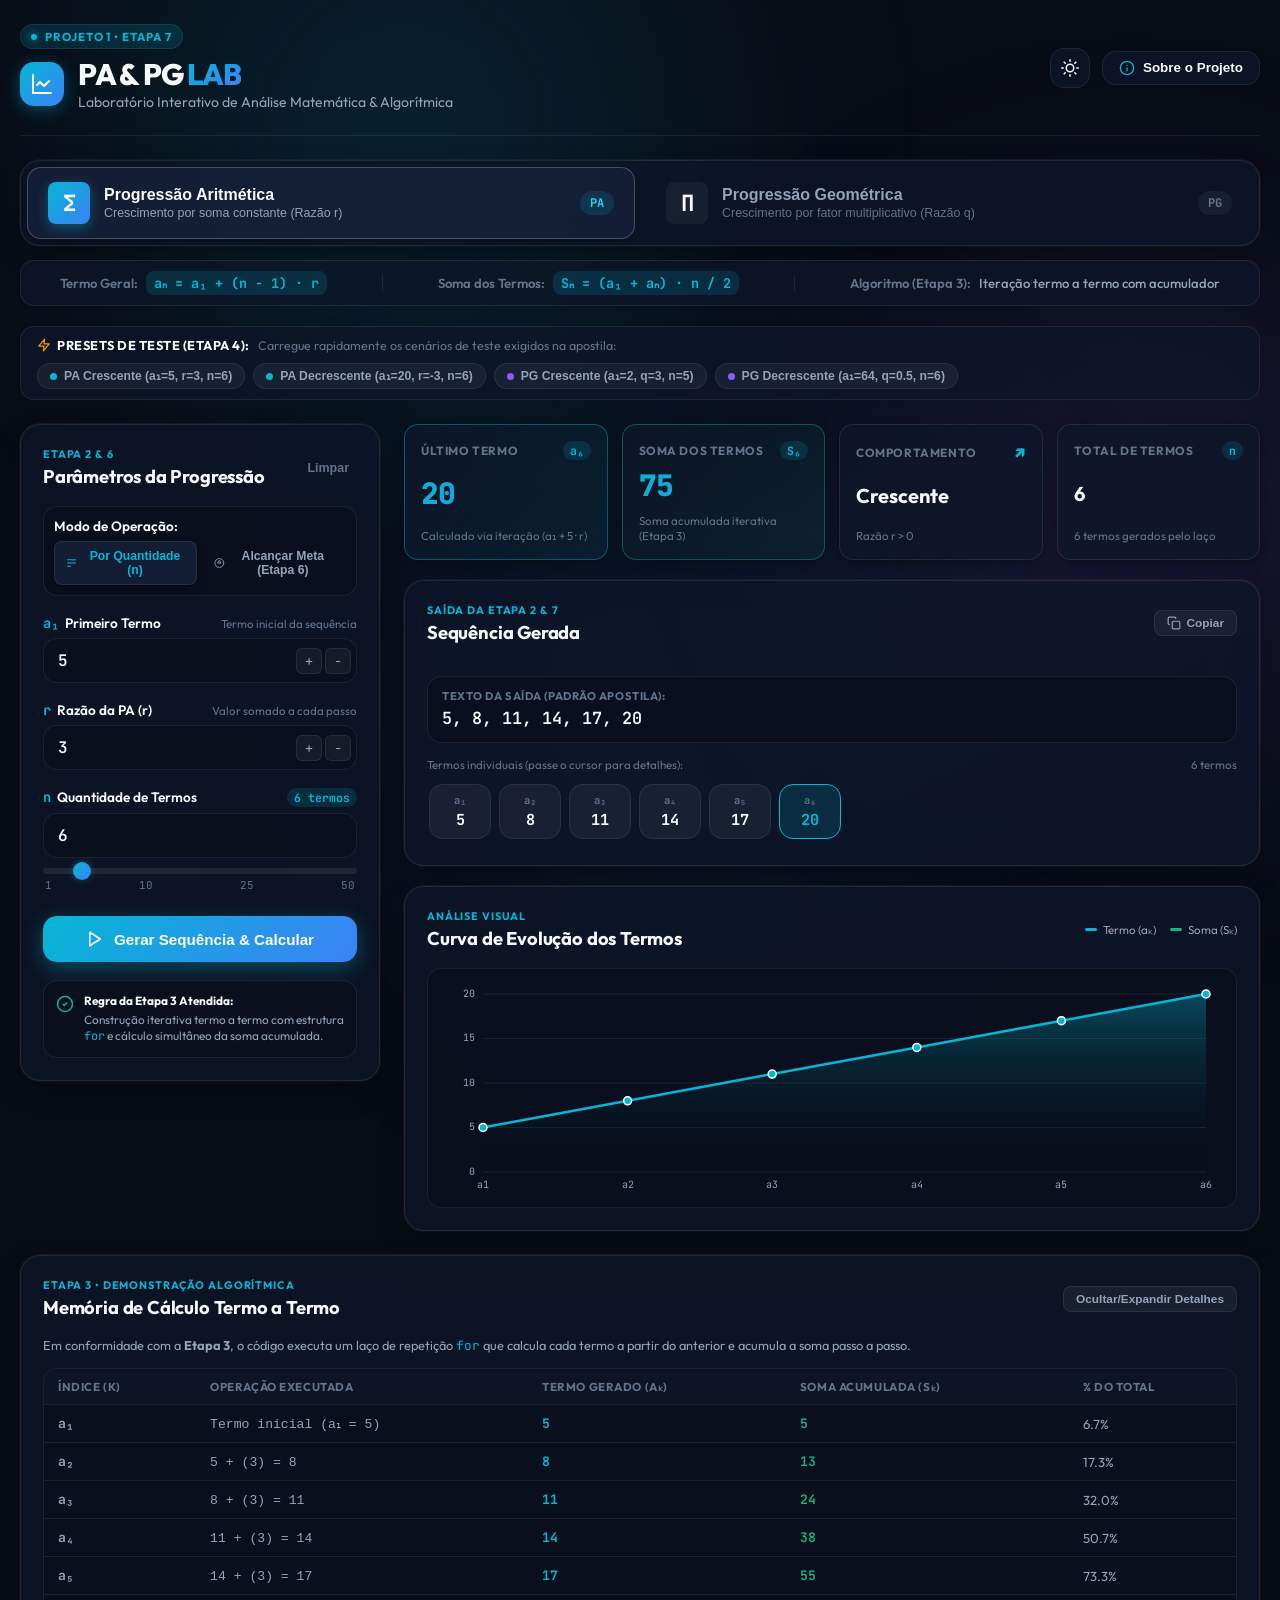
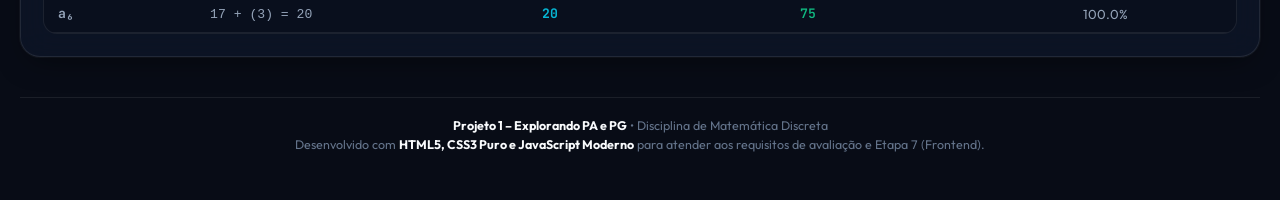
<file: index.html>
<!DOCTYPE html>
<html lang="pt-BR">
<head>
  <meta charset="UTF-8">
  <meta name="viewport" content="width=device-width, initial-scale=1.0">
  <title>PA & PG LAB | Laboratório Interativo de Progressões</title>
  <meta name="description" content="Laboratório visual e interativo para exploração, cálculo e análise de Progressões Aritméticas (PA) e Geométricas (PG). Desafio Etapa 7.">
  
  <!-- Fontes do Google: Outfit (moderna/geométrica) e JetBrains Mono (precisão matemática) -->
  <link rel="preconnect" href="https://fonts.googleapis.com">
  <link rel="preconnect" href="https://fonts.gstatic.com" crossorigin>
  <link href="https://fonts.googleapis.com/css2?family=JetBrains+Mono:ital,wght@0,400;0,600;0,700;1,400&family=Outfit:wght@300;400;500;600;700;800&display=swap" rel="stylesheet">
  
  <link rel="stylesheet" href="style.css">
</head>
<body class="theme-dark" data-progression="pa">
  <!-- Efeitos de iluminação de fundo (Luzes de ambiente) -->
  <div class="ambient-glow glow-1"></div>
  <div class="ambient-glow glow-2"></div>
  <div class="ambient-glow glow-3"></div>

  <div class="app-container">
    <!-- CABEÇALHO -->
    <header class="app-header">
      <div class="header-brand">
        <div class="brand-badge">
          <span class="badge-dot"></span>
          <span>PROJETO 1 • ETAPA 7</span>
        </div>
        <div class="brand-title-group">
          <div class="brand-icon">
            <svg viewBox="0 0 24 24" fill="none" stroke="currentColor" stroke-width="2" stroke-linecap="round" stroke-linejoin="round">
              <path d="M3 3v18h18" />
              <path d="M19 9l-5 5-4-4-3 3" />
            </svg>
          </div>
          <div>
            <h1 class="brand-title">PA & PG <span class="gradient-text">LAB</span></h1>
            <p class="brand-subtitle">Laboratório Interativo de Análise Matemática & Algorítmica</p>
          </div>
        </div>
      </div>

      <div class="header-actions">
        <!-- Alternar Tema -->
        <button id="themeToggleBtn" class="btn-icon" title="Alternar Modo Claro / Escuro" aria-label="Alternar Tema">
          <svg class="icon-sun" viewBox="0 0 24 24" fill="none" stroke="currentColor" stroke-width="2" stroke-linecap="round" stroke-linejoin="round">
            <circle cx="12" cy="12" r="5" />
            <line x1="12" y1="1" x2="12" y2="3" />
            <line x1="12" y1="21" x2="12" y2="23" />
            <line x1="4.22" y1="4.22" x2="5.64" y2="5.64" />
            <line x1="18.36" y1="18.36" x2="19.78" y2="19.78" />
            <line x1="1" y1="12" x2="3" y2="12" />
            <line x1="21" y1="12" x2="23" y2="12" />
            <line x1="4.22" y1="19.78" x2="5.64" y2="18.36" />
            <line x1="18.36" y1="5.64" x2="19.78" y2="4.22" />
          </svg>
          <svg class="icon-moon" viewBox="0 0 24 24" fill="none" stroke="currentColor" stroke-width="2" stroke-linecap="round" stroke-linejoin="round">
            <path d="M21 12.79A9 9 0 1 1 11.21 3 7 7 0 0 0 21 12.79z" />
          </svg>
        </button>

        <!-- Botão Abrir Guia do Projeto -->
        <button id="openInfoModalBtn" class="btn-ghost" title="Ver Brainstorm de Design e Reflexão">
          <svg viewBox="0 0 24 24" fill="none" stroke="currentColor" stroke-width="2" stroke-linecap="round" stroke-linejoin="round">
            <circle cx="12" cy="12" r="10" />
            <line x1="12" y1="16" x2="12" y2="12" />
            <line x1="12" y1="8" x2="12.01" y2="8" />
          </svg>
          <span>Sobre o Projeto</span>
        </button>
      </div>
    </header>

    <!-- BARRA DE SELEÇÃO PRINCIPAL: PA vs PG -->
    <section class="type-selector-section">
      <div class="segmented-control" role="tablist" aria-label="Escolha o tipo de progressão">
        <button id="typePaBtn" class="segment-btn active" role="tab" aria-selected="true" data-type="pa">
          <span class="segment-icon">Σ</span>
          <span class="segment-content">
            <span class="segment-label">Progressão Aritmética</span>
            <span class="segment-sub">Crescimento por soma constante (Razão r)</span>
          </span>
          <span class="segment-badge">PA</span>
        </button>
        <button id="typePgBtn" class="segment-btn" role="tab" aria-selected="false" data-type="pg">
          <span class="segment-icon">Π</span>
          <span class="segment-content">
            <span class="segment-label">Progressão Geométrica</span>
            <span class="segment-sub">Crescimento por fator multiplicativo (Razão q)</span>
          </span>
          <span class="segment-badge">PG</span>
        </button>
      </div>

      <!-- Card da Fórmula Teórica em Tempo Real -->
      <div class="formula-banner">
        <div class="formula-item">
          <span class="formula-tag">Termo Geral:</span>
          <code id="formulaTermoGeral" class="formula-code">aₙ = a₁ + (n - 1) · r</code>
        </div>
        <div class="formula-divider"></div>
        <div class="formula-item">
          <span class="formula-tag">Soma dos Termos:</span>
          <code id="formulaSoma" class="formula-code">Sₙ = (a₁ + aₙ) · n / 2</code>
        </div>
        <div class="formula-divider"></div>
        <div class="formula-item">
          <span class="formula-tag">Algoritmo (Etapa 3):</span>
          <span class="formula-desc">Iteração termo a termo com acumulador</span>
        </div>
      </div>
    </section>

    <!-- PRESETS RÁPIDOS DA ETAPA 4 (TESTES) -->
    <section class="presets-section">
      <div class="presets-header">
        <span class="presets-title">
          <svg viewBox="0 0 24 24" fill="none" stroke="currentColor" stroke-width="2" stroke-linecap="round" stroke-linejoin="round">
            <polygon points="13 2 3 14 12 14 11 22 21 10 12 10 13 2" />
          </svg>
          Presets de Teste (Etapa 4):
        </span>
        <span class="presets-hint">Carregue rapidamente os cenários de teste exigidos na apostila:</span>
      </div>
      <div class="presets-grid">
        <button class="preset-pill" data-preset="pa-crescente">
          <span class="pill-dot dot-pa"></span>
          <span>PA Crescente (a₁=5, r=3, n=6)</span>
        </button>
        <button class="preset-pill" data-preset="pa-decrescente">
          <span class="pill-dot dot-pa"></span>
          <span>PA Decrescente (a₁=20, r=-3, n=6)</span>
        </button>
        <button class="preset-pill" data-preset="pg-crescente">
          <span class="pill-dot dot-pg"></span>
          <span>PG Crescente (a₁=2, q=3, n=5)</span>
        </button>
        <button class="preset-pill" data-preset="pg-decrescente">
          <span class="pill-dot dot-pg"></span>
          <span>PG Decrescente (a₁=64, q=0.5, n=6)</span>
        </button>
      </div>
    </section>

    <!-- LAYOUT PRINCIPAL: ENTRADAS & RESULTADOS -->
    <main class="dashboard-grid">
      <!-- COLUNA DA ESQUERDA: ENTRADAS E CONFIGURAÇÕES -->
      <section class="card input-card">
        <div class="card-header">
          <div class="card-title-group">
            <span class="card-badge">ETAPA 2 & 6</span>
            <h2 class="card-title">Parâmetros da Progressão</h2>
          </div>
          <button id="resetFormBtn" class="btn-text-subtle" title="Redefinir valores padrão">Limpar</button>
        </div>

        <form id="progressionForm" class="form-body" onsubmit="return false;">
          <!-- Seletor de Modo: Quantidade de Termos vs Alcançar Meta -->
          <div class="mode-switch-wrapper">
            <label class="field-label">Modo de Operação:</label>
            <div class="mode-tabs">
              <button type="button" id="modeStandardBtn" class="mode-tab active" data-mode="standard">
                <svg viewBox="0 0 24 24" fill="none" stroke="currentColor" stroke-width="2"><path d="M4 6h16M4 12h16M4 18h7"/></svg>
                <span>Por Quantidade (n)</span>
              </button>
              <button type="button" id="modeGoalBtn" class="mode-tab" data-mode="goal">
                <svg viewBox="0 0 24 24" fill="none" stroke="currentColor" stroke-width="2"><circle cx="12" cy="12" r="10"/><path d="m12 6 4 6h-8z"/></svg>
                <span>Alcançar Meta (Etapa 6)</span>
              </button>
            </div>
          </div>

          <!-- Campo 1: Primeiro Termo (a1) -->
          <div class="form-group">
            <div class="label-row">
              <label for="inputA1" class="field-label">
                <span class="symbol">a₁</span> Primeiro Termo
              </label>
              <span class="field-hint">Termo inicial da sequência</span>
            </div>
            <div class="input-wrapper">
              <input type="number" id="inputA1" class="form-input" value="5" step="any" required>
              <div class="input-stepper">
                <button type="button" class="stepper-btn" data-step-target="inputA1" data-step="1">+</button>
                <button type="button" class="stepper-btn" data-step-target="inputA1" data-step="-1">−</button>
              </div>
            </div>
          </div>

          <!-- Campo 2: Razão (r ou q) -->
          <div class="form-group">
            <div class="label-row">
              <label for="inputRatio" class="field-label">
                <span id="ratioSymbol" class="symbol">r</span> 
                <span id="ratioLabelText">Razão da PA (r)</span>
              </label>
              <span id="ratioHint" class="field-hint">Valor somado a cada passo</span>
            </div>
            <div class="input-wrapper">
              <input type="number" id="inputRatio" class="form-input" value="3" step="any" required>
              <div class="input-stepper">
                <button type="button" class="stepper-btn" data-step-target="inputRatio" data-step="1">+</button>
                <button type="button" class="stepper-btn" data-step-target="inputRatio" data-step="-1">−</button>
              </div>
            </div>
          </div>

          <!-- Campo 3: Quantidade de Termos (n) - Visível no modo standard -->
          <div id="termsCountGroup" class="form-group">
            <div class="label-row">
              <label for="inputN" class="field-label">
                <span class="symbol">n</span> Quantidade de Termos
              </label>
              <span id="termsBadge" class="terms-counter-badge">6 termos</span>
            </div>
            <div class="input-wrapper">
              <input type="number" id="inputN" class="form-input" value="6" min="1" max="1000" step="1" required>
            </div>
            <div class="slider-wrapper">
              <input type="range" id="sliderN" class="range-slider" min="1" max="50" value="6">
              <div class="range-ticks">
                <span>1</span>
                <span>10</span>
                <span>25</span>
                <span>50</span>
              </div>
            </div>
          </div>

          <!-- Campo 4: Meta da Soma - Visível no modo goal (Etapa 6) -->
          <div id="goalGroup" class="form-group hidden">
            <div class="label-row">
              <label for="inputGoal" class="field-label">
                <span class="symbol">🎯</span> Meta da Soma
              </label>
              <span class="field-hint">Descobre quantos termos ultrapassam essa meta</span>
            </div>
            <div class="input-wrapper">
              <input type="number" id="inputGoal" class="form-input" value="1000" step="any">
            </div>
            <p class="field-note">
              O algoritmo itera acumulando a soma até atingir ou superar a meta informada (ex: exemplo da apostila: a₁=2, q=2, Meta=1000 ➔ 9 termos, soma 1022).
            </p>
          </div>

          <!-- Botão Principal de Execução -->
          <button type="button" id="calculateBtn" class="btn-primary">
            <svg viewBox="0 0 24 24" fill="none" stroke="currentColor" stroke-width="2" stroke-linecap="round" stroke-linejoin="round">
              <polygon points="5 3 19 12 5 21 5 3"/>
            </svg>
            <span>Gerar Sequência & Calcular</span>
          </button>
        </form>

        <!-- Informação do Algoritmo Termo a Termo -->
        <div class="card-footer-info">
          <div class="info-icon">
            <svg viewBox="0 0 24 24" fill="none" stroke="currentColor" stroke-width="2"><circle cx="12" cy="12" r="10"/><path d="m9 12 2 2 4-4"/></svg>
          </div>
          <div>
            <strong>Regra da Etapa 3 Atendida:</strong>
            <p>Construção iterativa termo a termo com estrutura <code>for</code> e cálculo simultâneo da soma acumulada.</p>
          </div>
        </div>
      </section>

      <!-- COLUNA DA DIREITA: RESULTADOS PRINCIPAIS & GRÁFICO -->
      <section class="results-column">
        <!-- BENTO GRID DE CARDS RESUMO -->
        <div class="bento-summary-grid">
          <!-- Card 1: Último Termo (Destaque Principal) -->
          <div class="stat-card highlight-card">
            <div class="stat-card-header">
              <span class="stat-label">Último Termo</span>
              <span id="lastTermIndexBadge" class="stat-badge">a₆</span>
            </div>
            <div class="stat-value-container">
              <div id="statLastTerm" class="stat-value">20</div>
            </div>
            <div class="stat-card-footer">
              <span id="lastTermFormulaTip">Valor no último passo calculado</span>
            </div>
          </div>

          <!-- Card 2: Soma dos Termos (Destaque Principal) -->
          <div class="stat-card highlight-card highlight-sum">
            <div class="stat-card-header">
              <span class="stat-label">Soma dos Termos</span>
              <span id="sumIndexBadge" class="stat-badge">S₆</span>
            </div>
            <div class="stat-value-container">
              <div id="statSum" class="stat-value">75</div>
            </div>
            <div class="stat-card-footer">
              <span id="sumMethodTip">Soma acumulada iterativa (Etapa 3)</span>
            </div>
          </div>

          <!-- Card 3: Classificação do Comportamento -->
          <div class="stat-card">
            <div class="stat-card-header">
              <span class="stat-label">Comportamento</span>
              <span id="behaviorIcon" class="behavior-indicator">↗</span>
            </div>
            <div id="statClassification" class="stat-value-secondary">Crescente</div>
            <div class="stat-card-footer">
              <span id="statRatioExplanation">Razão r > 0</span>
            </div>
          </div>

          <!-- Card 4: Quantidade Efetiva / Meta -->
          <div class="stat-card">
            <div class="stat-card-header">
              <span id="countCardLabel" class="stat-label">Total de Termos</span>
              <span class="stat-badge">n</span>
            </div>
            <div id="statTermsCount" class="stat-value-secondary">6</div>
            <div class="stat-card-footer">
              <span id="statGoalDifference">Meta alcançada no termo 9</span>
            </div>
          </div>
        </div>

        <!-- CARD DA SEQUÊNCIA GERADA -->
        <article class="card sequence-card">
          <div class="card-header">
            <div class="card-title-group">
              <span class="card-badge">SAÍDA DA ETAPA 2 & 7</span>
              <h3 class="card-title">Sequência Gerada</h3>
            </div>
            <div class="card-header-actions">
              <button id="copySequenceBtn" class="btn-ghost-sm" title="Copiar termos para a área de transferência">
                <svg viewBox="0 0 24 24" fill="none" stroke="currentColor" stroke-width="2"><rect x="9" y="9" width="13" height="13" rx="2" ry="2"/><path d="M5 15H4a2 2 0 0 1-2-2V4a2 2 0 0 1 2-2h9a2 2 0 0 1 2 2v1"/></svg>
                <span>Copiar</span>
              </button>
            </div>
          </div>

          <!-- Faixa de Exibição Formatada Estilo Apostila -->
          <div class="plain-format-box">
            <div class="format-label">Texto da Saída (Padrão Apostila):</div>
            <div id="plainSequenceText" class="format-code">5, 8, 11, 14, 17, 20</div>
          </div>

          <!-- Visualização em Chips Interativos com Posição -->
          <div class="sequence-chips-container">
            <div class="chips-header">
              <span>Termos individuais (passe o cursor para detalhes):</span>
              <span id="chipsSummaryInfo">6 itens</span>
            </div>
            <div id="sequenceChipsList" class="sequence-chips-grid">
              <!-- Renderizado via JavaScript -->
            </div>
          </div>
        </article>

        <!-- CARD DE VISUALIZAÇÃO GRÁFICA (CANVAS NATIVO) -->
        <article class="card chart-card">
          <div class="card-header">
            <div class="card-title-group">
              <span class="card-badge">ANÁLISE VISUAL</span>
              <h3 class="card-title">Curva de Evolução dos Termos</h3>
            </div>
            <div class="chart-legend">
              <span class="legend-item"><span class="legend-color-line"></span> Termo (aₖ)</span>
              <span class="legend-item"><span class="legend-color-sum"></span> Soma (Sₖ)</span>
            </div>
          </div>
          <div class="chart-wrapper">
            <canvas id="progressionCanvas" width="700" height="240"></canvas>
            <div id="chartTooltip" class="chart-tooltip hidden"></div>
          </div>
        </article>
      </section>
    </main>

    <!-- SEÇÃO INFERIOR: MEMÓRIA DE CÁLCULO ITERATIVA (ETAPA 3) & REFLEXÃO -->
    <section class="detailed-analysis-section">
      <div class="card table-card">
        <div class="card-header">
          <div class="card-title-group">
            <span class="card-badge">ETAPA 3 • DEMONSTRAÇÃO ALGORÍTMICA</span>
            <h3 class="card-title">Memória de Cálculo Termo a Termo</h3>
          </div>
          <button id="toggleTableBtn" class="btn-ghost-sm">Ocultar/Expandir Detalhes</button>
        </div>
        <p class="section-explanation">
          Em conformidade com a <strong>Etapa 3</strong>, o código executa um laço de repetição <code>for</code> que calcula cada termo a partir do anterior e acumula a soma passo a passo.
        </p>
        <div id="tableWrapper" class="table-responsive">
          <table class="calc-table">
            <thead>
              <tr>
                <th>Índice (k)</th>
                <th>Operação Executada</th>
                <th>Termo Gerado (aₖ)</th>
                <th>Soma Acumulada (Sₖ)</th>
                <th>% do Total</th>
              </tr>
            </thead>
            <tbody id="calculationTableBody">
              <!-- Preenchido via JavaScript -->
            </tbody>
          </table>
        </div>
      </div>
    </section>

    <!-- RODAPÉ -->
    <footer class="app-footer">
      <div class="footer-content">
        <p><strong>Projeto 1 – Explorando PA e PG</strong> • Disciplina de Matemática Discreta</p>
        <p>Desenvolvido com <strong>HTML5, CSS3 Puro e JavaScript Moderno</strong> para atender aos requisitos de avaliação e Etapa 7 (Frontend).</p>
      </div>
    </footer>
  </div>

  <!-- MODAL DE GUIA TEÓRICO, CRITÉRIOS E ETAPA 5 -->
  <div id="infoModal" class="modal-backdrop hidden" role="dialog" aria-modal="true">
    <div class="modal-dialog">
      <div class="modal-header">
        <div class="modal-title-group">
          <span class="modal-badge">DOCUMENTAÇÃO DO PROJETO</span>
          <h2 class="modal-title">Sobre o Projeto • Brainstorm & Teoria</h2>
        </div>
        <button id="closeInfoModalBtn" class="btn-close" aria-label="Fechar Modal">&times;</button>
      </div>

      <div class="modal-body">
        <!-- Abas do Modal -->
        <div class="modal-tabs">
          <button class="modal-tab-btn active" data-modal-tab="tab-brainstorm">Brainstorm de Design</button>
          <button class="modal-tab-btn" data-modal-tab="tab-reflexao">Respostas da Etapa 5</button>
        </div>

        <!-- Conteúdo 1: Brainstorm de Design -->
        <div id="tab-brainstorm" class="modal-tab-content active">
          <h3>Brainstorming de Design para o Desafio Extra (Etapa 7)</h3>
          <p>Para criar uma experiência surpreendente (WOW factor) que una rigor matemático e excelência de interface, avaliamos 4 direções estéticas:</p>
          
          <div class="brainstorm-cards">
            <div class="brainstorm-card selected">
              <div class="badge-tag">DIREÇÃO ADOTADA</div>
              <h4>1. Scientific Glassmorphism & Math Tech Lab</h4>
              <p>Interface escura com cartões foscos translúcidos (backdrop-blur), destaques em ciano e violeta elétrico e tipografia matemática precisa (JetBrains Mono). Evoca um laboratório científico avançado.</p>
              <ul>
                <li><strong>Pontos Fortes:</strong> Sofisticação imediata, facilidade de leitura noturna, contraste ideal para gráficos.</li>
                <li><strong>Adequação:</strong> 100% alinhado ao conceito "PA & PG LAB".</li>
              </ul>
            </div>

            <div class="brainstorm-card">
              <h4>2. Academic Neo-Brutalism</h4>
              <p>Contornos pretos marcantes, sombras duras e cores pastel vibrantes (estilo Figma/Notion interativo).</p>
              <ul>
                <li><strong>Pontos Fortes:</strong> Lúdico e didático para salas de aula infantis.</li>
                <li><strong>Desvantagem:</strong> Cansa a visão em sequências com dezenas de termos.</li>
              </ul>
            </div>

            <div class="brainstorm-card">
              <h4>3. Clean Bento Grid (Apple Dashboard)</h4>
              <p>Módulos retangulares com cantos arredondados suaves, visual limpo e minimalista.</p>
              <ul>
                <li><strong>Incorporação:</strong> O layout deste projeto adota a arquitetura de Bento Grid integrada ao Glassmorphism!</li>
              </ul>
            </div>
          </div>
        </div>

        <!-- Conteúdo 2: Respostas da Etapa 5 -->
        <div id="tab-reflexao" class="modal-tab-content">
          <h3>Respostas às Questões da Etapa 5 (Reflexão)</h3>
          
          <div class="qa-item">
            <h4>1. Qual foi a principal diferença entre o algoritmo utilizado para gerar uma PA e o utilizado para gerar uma PG?</h4>
            <p><strong>Resposta:</strong> A operação aritmética fundamental aplicada ao termo anterior. Na <strong>PA</strong>, somamos uma razão fixa a cada iteração (<code>termo = termo + razao</code>), gerando crescimento linear. Na <strong>PG</strong>, multiplicamos o termo anterior por uma razão ou fator constante (<code>termo = termo * razao</code>), gerando crescimento exponencial.</p>
          </div>

          <div class="qa-item">
            <h4>2. Qual foi a função da estrutura de repetição no seu programa?</h4>
            <p><strong>Resposta:</strong> A estrutura de repetição (<code>for</code> ou <code>while</code>) permite construir a sequência iterativamente passo a passo (Etapa 3), gerando cada termo com base na relação de recorrência matemática e acumulando dinamicamente o valor da soma total a cada iteração, sem depender exclusivamente de fórmulas estáticas prontas.</p>
          </div>

          <div class="qa-item">
            <h4>3. Qual foi a maior dificuldade encontrada durante a programação?</h4>
            <p><strong>Resposta:</strong> O tratamento de casos limites (edge cases), como razão zero, razões negativas (que geram sequências alternadas na PG) e a garantia de que o contador de termos na Etapa 6 (alcançar a meta) pare exatamente quando a soma for estritamente superior ao valor da meta.</p>
          </div>

          <div class="qa-item">
            <h4>4. Como você resolveu essa dificuldade?</h4>
            <p><strong>Resposta:</strong> Utilizando validações prévias das entradas de dados, estruturas condicionais bem delimitadas para identificar o tipo de progressão (crescente, decrescente, constante, oscilante) e testes automatizados baseados nos 4 casos da Etapa 4.</p>
          </div>
        </div>
      </div>

      <div class="modal-footer">
        <button id="closeInfoModalFooterBtn" class="btn-primary-sm">Fechar Guia</button>
      </div>
    </div>
  </div>

  <!-- NOTIFICAÇÃO TOAST PARA COPIAR / FEEDBACK -->
  <div id="toastNotification" class="toast hidden">
    <svg viewBox="0 0 24 24" fill="none" stroke="currentColor" stroke-width="2"><path d="M20 6L9 17l-5-5"/></svg>
    <span id="toastMessage">Texto copiado!</span>
  </div>

  <script src="app.js"></script>
</body>
</html>
</file>
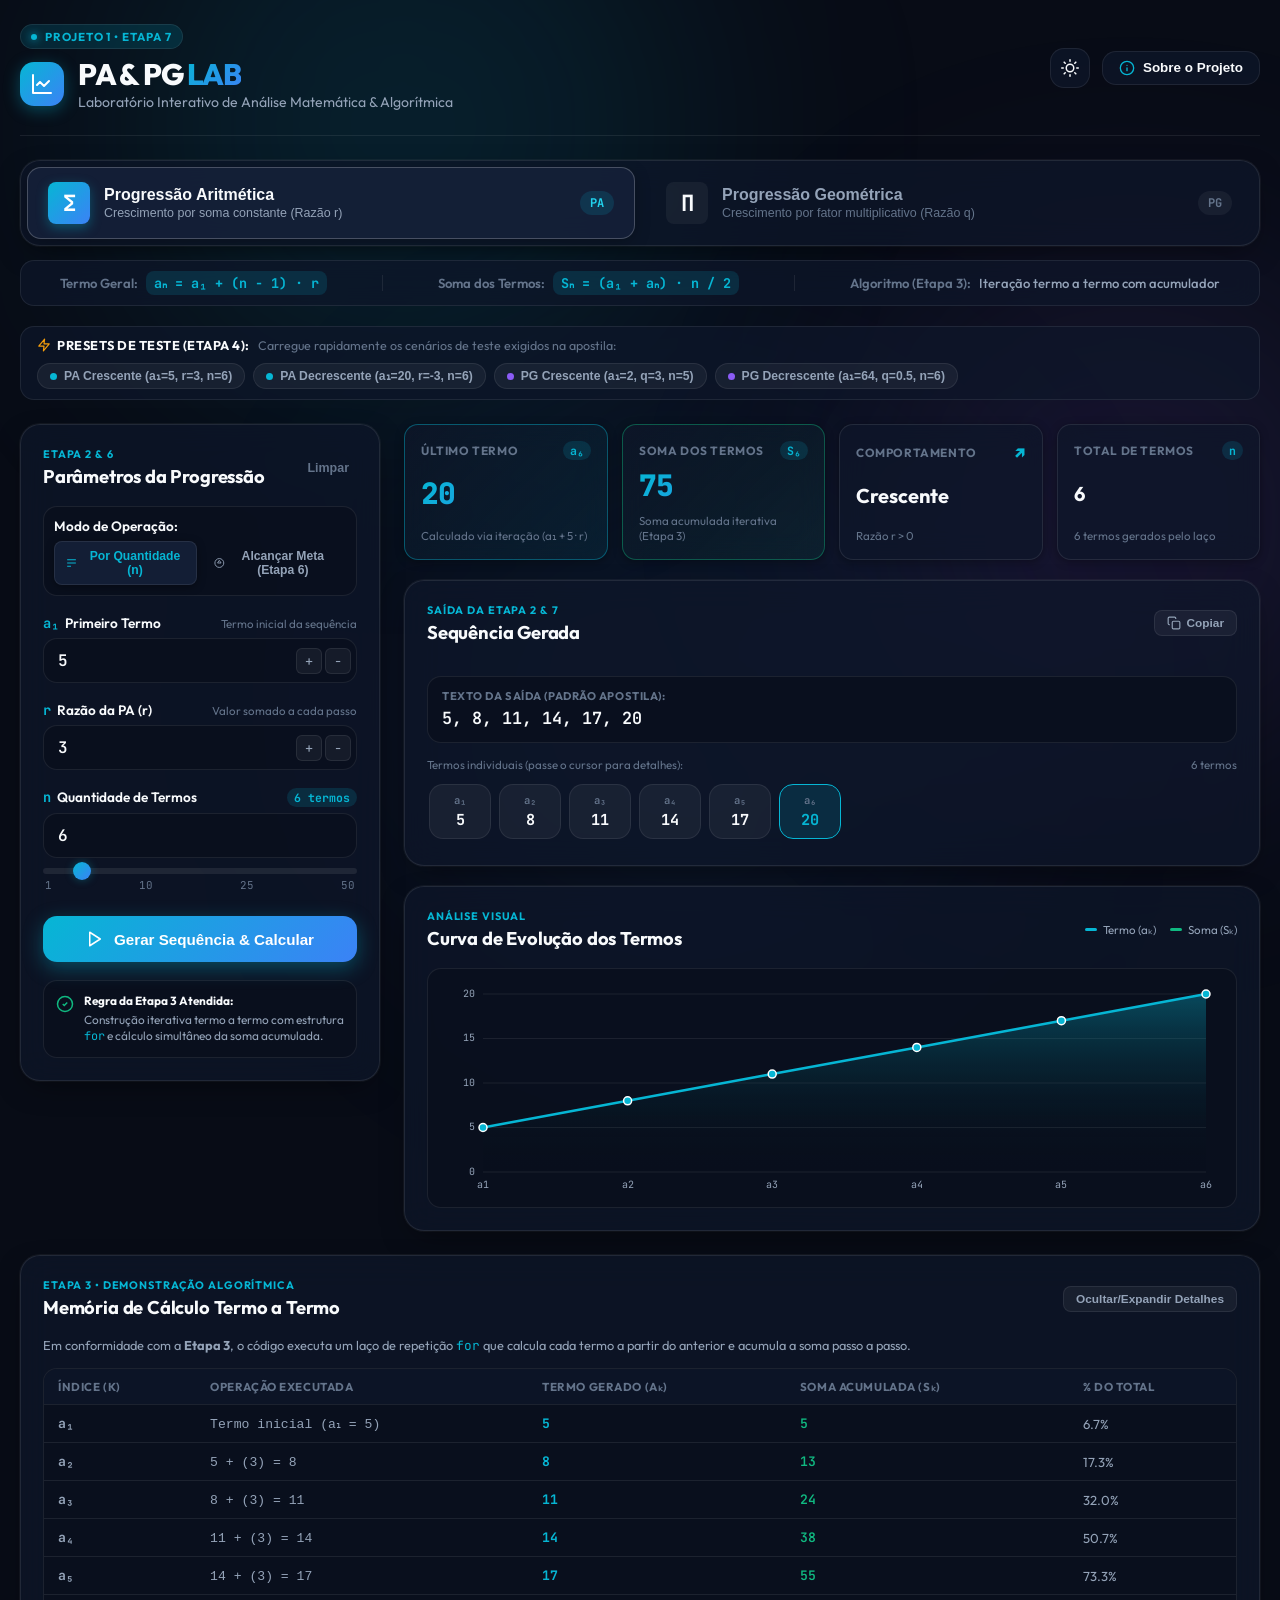
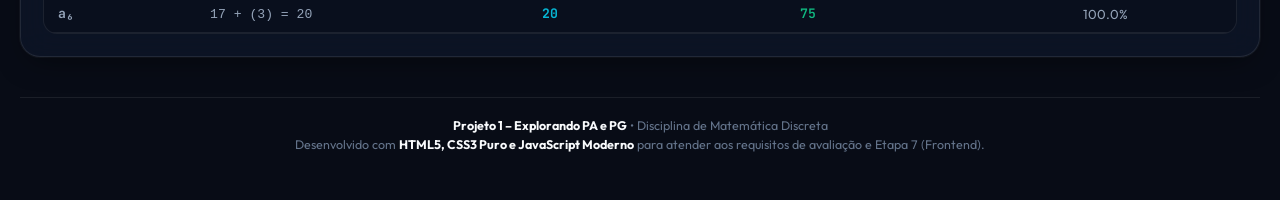
<file: standalone.html>
<!DOCTYPE html>
<html lang="pt-BR">
<head>
  <meta charset="UTF-8">
  <meta name="viewport" content="width=device-width, initial-scale=1.0">
  <title>PA & PG LAB | Laboratório Interativo de Progressões</title>
  <meta name="description" content="Laboratório visual e interativo para exploração, cálculo e análise de Progressões Aritméticas (PA) e Geométricas (PG). Desafio Etapa 7.">
  
  <!-- Fontes do Google: Outfit (moderna/geométrica) e JetBrains Mono (precisão matemática) -->
  <link rel="preconnect" href="https://fonts.googleapis.com">
  <link rel="preconnect" href="https://fonts.gstatic.com" crossorigin>
  <link href="https://fonts.googleapis.com/css2?family=JetBrains+Mono:ital,wght@0,400;0,600;0,700;1,400&family=Outfit:wght@300;400;500;600;700;800&display=swap" rel="stylesheet">
  
  <style>
/* ==========================================================================
   PA & PG LAB - DESIGN SYSTEM & ESTILOS GLOBAIS
   Conceito: Scientific Glassmorphism + Bento Grid (Dark & Light Mode)
   ========================================================================== */

:root {
  /* Tipografia */
  --font-sans: 'Outfit', -apple-system, BlinkMacSystemFont, 'Segoe UI', Roboto, sans-serif;
  --font-mono: 'JetBrains Mono', 'Fira Code', Menlo, Consolas, monospace;

  /* Transições */
  --transition-fast: 0.18s cubic-bezier(0.4, 0, 0.2, 1);
  --transition-smooth: 0.28s cubic-bezier(0.16, 1, 0.3, 1);
  --transition-spring: 0.45s cubic-bezier(0.34, 1.56, 0.64, 1);

  /* Curvaturas */
  --radius-sm: 8px;
  --radius-md: 14px;
  --radius-lg: 20px;
  --radius-xl: 28px;
  --radius-full: 9999px;

  /* Tema PA (Progressão Aritmética - Linear, Fria, Ciano/Azul) */
  --pa-primary: #06b6d4;
  --pa-secondary: #3b82f6;
  --pa-gradient: linear-gradient(135deg, #06b6d4 0%, #3b82f6 100%);
  --pa-glow: rgba(6, 182, 212, 0.35);
  --pa-badge-bg: rgba(6, 182, 212, 0.15);
  --pa-badge-text: #22d3ee;

  /* Tema PG (Progressão Geométrica - Exponencial, Quente, Violeta/Magenta) */
  --pg-primary: #8b5cf6;
  --pg-secondary: #ec4899;
  --pg-gradient: linear-gradient(135deg, #8b5cf6 0%, #ec4899 100%);
  --pg-glow: rgba(139, 92, 246, 0.35);
  --pg-badge-bg: rgba(139, 92, 246, 0.15);
  --pg-badge-text: #c084fc;

  /* Status Colors */
  --success: #10b981;
  --success-bg: rgba(16, 185, 129, 0.15);
  --warning: #f59e0b;
  --danger: #ef4444;
}

/* ==========================================================================
   TEMA ESCURO (PADRÃO / SCIENTIFIC LAB)
   ========================================================================== */
body.theme-dark {
  --bg-app: #080c16;
  --bg-card: rgba(15, 23, 42, 0.72);
  --bg-card-hover: rgba(22, 33, 58, 0.85);
  --bg-input: rgba(10, 16, 30, 0.85);
  --bg-pill: rgba(255, 255, 255, 0.05);
  --bg-pill-hover: rgba(255, 255, 255, 0.1);
  --bg-modal: rgba(13, 19, 33, 0.96);

  --border-subtle: rgba(255, 255, 255, 0.08);
  --border-focus: rgba(255, 255, 255, 0.22);
  --border-card: rgba(255, 255, 255, 0.09);

  --text-main: #f8fafc;
  --text-muted: #94a3b8;
  --text-dim: #64748b;
  --text-inverse: #0f172a;

  --shadow-sm: 0 2px 8px rgba(0, 0, 0, 0.35);
  --shadow-card: 0 10px 30px -10px rgba(0, 0, 0, 0.55), 0 0 0 1px rgba(255, 255, 255, 0.05);
  --shadow-hover: 0 16px 40px -10px rgba(0, 0, 0, 0.7), 0 0 20px var(--theme-glow);

  --ambient-1: rgba(6, 182, 212, 0.12);
  --ambient-2: rgba(139, 92, 246, 0.12);
  --ambient-3: rgba(59, 130, 246, 0.08);
}

/* ==========================================================================
   TEMA CLARO (MINIMALIST DASHBOARD)
   ========================================================================== */
body.theme-light {
  --bg-app: #f1f5f9;
  --bg-card: rgba(255, 255, 255, 0.88);
  --bg-card-hover: rgba(255, 255, 255, 1);
  --bg-input: #ffffff;
  --bg-pill: rgba(0, 0, 0, 0.04);
  --bg-pill-hover: rgba(0, 0, 0, 0.08);
  --bg-modal: rgba(255, 255, 255, 0.98);

  --border-subtle: rgba(0, 0, 0, 0.07);
  --border-focus: rgba(0, 0, 0, 0.25);
  --border-card: rgba(0, 0, 0, 0.08);

  --text-main: #0f172a;
  --text-muted: #475569;
  --text-dim: #94a3b8;
  --text-inverse: #ffffff;

  --shadow-sm: 0 2px 6px rgba(0, 0, 0, 0.05);
  --shadow-card: 0 10px 25px -8px rgba(0, 0, 0, 0.07), 0 0 0 1px rgba(0, 0, 0, 0.04);
  --shadow-hover: 0 16px 35px -8px rgba(0, 0, 0, 0.12), 0 0 15px var(--theme-glow);

  --ambient-1: rgba(6, 182, 212, 0.18);
  --ambient-2: rgba(139, 92, 246, 0.15);
  --ambient-3: rgba(59, 130, 246, 0.12);
}

/* ==========================================================================
   VARIÁVEIS DINÂMICAS DE PROGRESSÃO ATIVA (PA vs PG)
   ========================================================================== */
body[data-progression="pa"] {
  --theme-primary: var(--pa-primary);
  --theme-secondary: var(--pa-secondary);
  --theme-gradient: var(--pa-gradient);
  --theme-glow: var(--pa-glow);
  --theme-badge-bg: var(--pa-badge-bg);
  --theme-badge-text: var(--pa-badge-text);
}

body[data-progression="pg"] {
  --theme-primary: var(--pg-primary);
  --theme-secondary: var(--pg-secondary);
  --theme-gradient: var(--pg-gradient);
  --theme-glow: var(--pg-glow);
  --theme-badge-bg: var(--pg-badge-bg);
  --theme-badge-text: var(--pg-badge-text);
}

/* ==========================================================================
   RESET & BASE
   ========================================================================== */
*, *::before, *::after {
  box-sizing: border-box;
  margin: 0;
  padding: 0;
}

html {
  font-size: 16px;
  scroll-behavior: smooth;
  -webkit-font-smoothing: antialiased;
}

body {
  font-family: var(--font-sans);
  background-color: var(--bg-app);
  color: var(--text-main);
  min-height: 100vh;
  position: relative;
  overflow-x: hidden;
  transition: background-color var(--transition-smooth), color var(--transition-smooth);
}

/* ==========================================================================
   LUZES AMBIENTAIS DE FUNDO (AMBIENT GLOWS)
   ========================================================================== */
.ambient-glow {
  position: fixed;
  border-radius: 50%;
  filter: blur(130px);
  pointer-events: none;
  z-index: 0;
  transition: all 0.8s ease;
}

.glow-1 {
  top: -150px;
  left: 10%;
  width: 550px;
  height: 550px;
  background: var(--ambient-1);
}

.glow-2 {
  top: 30%;
  right: -100px;
  width: 500px;
  height: 500px;
  background: var(--ambient-2);
}

.glow-3 {
  bottom: -100px;
  left: 30%;
  width: 600px;
  height: 600px;
  background: var(--ambient-3);
}

/* ==========================================================================
   CONTAINER PRINCIPAL
   ========================================================================== */
.app-container {
  max-width: 1320px;
  margin: 0 auto;
  padding: 24px 20px 48px;
  position: relative;
  z-index: 1;
}

/* ==========================================================================
   CABEÇALHO
   ========================================================================== */
.app-header {
  display: flex;
  justify-content: space-between;
  align-items: center;
  flex-wrap: wrap;
  gap: 16px;
  padding-bottom: 24px;
  border-bottom: 1px solid var(--border-subtle);
  margin-bottom: 24px;
}

.header-brand {
  display: flex;
  flex-direction: column;
  gap: 8px;
}

.brand-badge {
  display: inline-flex;
  align-items: center;
  gap: 8px;
  font-size: 0.72rem;
  font-weight: 700;
  letter-spacing: 0.08em;
  color: var(--theme-primary);
  background: var(--theme-badge-bg);
  padding: 4px 10px;
  border-radius: var(--radius-full);
  border: 1px solid var(--border-subtle);
  width: fit-content;
}

.badge-dot {
  width: 6px;
  height: 6px;
  border-radius: 50%;
  background: var(--theme-primary);
  box-shadow: 0 0 8px var(--theme-primary);
  animation: pulseDot 2s infinite;
}

@keyframes pulseDot {
  0%, 100% { opacity: 1; transform: scale(1); }
  50% { opacity: 0.4; transform: scale(1.3); }
}

.brand-title-group {
  display: flex;
  align-items: center;
  gap: 14px;
}

.brand-icon {
  width: 44px;
  height: 44px;
  border-radius: var(--radius-md);
  background: var(--theme-gradient);
  display: flex;
  align-items: center;
  justify-content: center;
  color: #ffffff;
  box-shadow: 0 4px 16px var(--theme-glow);
  flex-shrink: 0;
}

.brand-icon svg {
  width: 24px;
  height: 24px;
}

.brand-title {
  font-size: 1.85rem;
  font-weight: 800;
  letter-spacing: -0.03em;
  line-height: 1.15;
}

.gradient-text {
  background: var(--theme-gradient);
  -webkit-background-clip: text;
  -webkit-text-fill-color: transparent;
}

.brand-subtitle {
  font-size: 0.88rem;
  color: var(--text-muted);
  margin-top: 2px;
}

.header-actions {
  display: flex;
  align-items: center;
  gap: 12px;
}

/* Botões do Header */
.btn-icon {
  width: 40px;
  height: 40px;
  border-radius: var(--radius-md);
  background: var(--bg-card);
  border: 1px solid var(--border-subtle);
  color: var(--text-main);
  display: flex;
  align-items: center;
  justify-content: center;
  cursor: pointer;
  transition: all var(--transition-fast);
}

.btn-icon:hover {
  background: var(--bg-card-hover);
  border-color: var(--border-focus);
  transform: translateY(-2px);
}

.btn-icon svg {
  width: 18px;
  height: 18px;
}

body.theme-dark .icon-moon { display: none; }
body.theme-dark .icon-sun { display: block; }
body.theme-light .icon-moon { display: block; }
body.theme-light .icon-sun { display: none; }

.btn-ghost {
  display: inline-flex;
  align-items: center;
  gap: 8px;
  padding: 8px 16px;
  border-radius: var(--radius-md);
  background: var(--bg-card);
  border: 1px solid var(--border-subtle);
  color: var(--text-main);
  font-size: 0.84rem;
  font-weight: 600;
  cursor: pointer;
  transition: all var(--transition-fast);
}

.btn-ghost:hover {
  background: var(--bg-card-hover);
  border-color: var(--border-focus);
  transform: translateY(-2px);
}

.btn-ghost svg {
  width: 16px;
  height: 16px;
  color: var(--theme-primary);
}

/* ==========================================================================
   BARRA DE SELEÇÃO PRINCIPAL: PA vs PG
   ========================================================================== */
.type-selector-section {
  display: flex;
  flex-direction: column;
  gap: 14px;
  margin-bottom: 20px;
}

.segmented-control {
  display: grid;
  grid-template-columns: 1fr 1fr;
  gap: 10px;
  background: var(--bg-card);
  padding: 6px;
  border-radius: var(--radius-lg);
  border: 1px solid var(--border-card);
  backdrop-filter: blur(16px);
  -webkit-backdrop-filter: blur(16px);
  box-shadow: var(--shadow-card);
}

.segment-btn {
  display: flex;
  align-items: center;
  gap: 14px;
  padding: 14px 20px;
  background: transparent;
  border: 1px solid transparent;
  border-radius: var(--radius-md);
  color: var(--text-muted);
  cursor: pointer;
  text-align: left;
  transition: all var(--transition-smooth);
  position: relative;
}

.segment-btn:hover {
  color: var(--text-main);
  background: var(--bg-pill);
}

.segment-btn.active {
  background: var(--bg-card-hover);
  border-color: var(--border-focus);
  color: var(--text-main);
  box-shadow: 0 4px 15px rgba(0, 0, 0, 0.25);
}

.segment-icon {
  font-family: var(--font-mono);
  font-size: 1.4rem;
  font-weight: 700;
  width: 42px;
  height: 42px;
  border-radius: var(--radius-sm);
  display: flex;
  align-items: center;
  justify-content: center;
  background: var(--bg-pill);
  color: var(--text-main);
  transition: all var(--transition-fast);
}

.segment-btn.active .segment-icon {
  background: var(--theme-gradient);
  color: #ffffff;
  box-shadow: 0 4px 12px var(--theme-glow);
}

.segment-content {
  display: flex;
  flex-direction: column;
  gap: 2px;
  flex: 1;
}

.segment-label {
  font-size: 1rem;
  font-weight: 700;
}

.segment-sub {
  font-size: 0.78rem;
  color: var(--text-dim);
}

.segment-btn.active .segment-sub {
  color: var(--text-muted);
}

.segment-badge {
  font-family: var(--font-mono);
  font-size: 0.75rem;
  font-weight: 700;
  padding: 4px 10px;
  border-radius: var(--radius-full);
  background: var(--bg-pill);
  color: var(--text-dim);
}

.segment-btn.active .segment-badge {
  background: var(--theme-badge-bg);
  color: var(--theme-badge-text);
}

/* Banner de Fórmulas Matemáticas */
.formula-banner {
  display: flex;
  align-items: center;
  justify-content: space-around;
  flex-wrap: wrap;
  gap: 12px;
  padding: 10px 18px;
  background: var(--bg-card);
  border-radius: var(--radius-md);
  border: 1px solid var(--border-subtle);
  backdrop-filter: blur(12px);
  font-size: 0.82rem;
}

.formula-item {
  display: flex;
  align-items: center;
  gap: 8px;
}

.formula-tag {
  color: var(--text-dim);
  font-weight: 600;
}

.formula-code {
  font-family: var(--font-mono);
  font-weight: 700;
  color: var(--theme-primary);
  background: var(--theme-badge-bg);
  padding: 3px 8px;
  border-radius: var(--radius-sm);
  font-size: 0.84rem;
}

.formula-divider {
  width: 1px;
  height: 16px;
  background: var(--border-subtle);
}

.formula-desc {
  color: var(--text-muted);
  font-weight: 500;
}

/* ==========================================================================
   PRESETS RÁPIDOS DA ETAPA 4 (TESTES)
   ========================================================================== */
.presets-section {
  display: flex;
  align-items: center;
  justify-content: space-between;
  flex-wrap: wrap;
  gap: 10px;
  padding: 10px 16px;
  background: var(--bg-card);
  border-radius: var(--radius-md);
  border: 1px solid var(--border-subtle);
  margin-bottom: 24px;
}

.presets-header {
  display: flex;
  align-items: center;
  gap: 8px;
}

.presets-title {
  display: inline-flex;
  align-items: center;
  gap: 6px;
  font-size: 0.8rem;
  font-weight: 700;
  color: var(--text-main);
  text-transform: uppercase;
  letter-spacing: 0.04em;
}

.presets-title svg {
  width: 14px;
  height: 14px;
  color: var(--warning);
}

.presets-hint {
  font-size: 0.78rem;
  color: var(--text-dim);
}

.presets-grid {
  display: flex;
  flex-wrap: wrap;
  gap: 8px;
}

.preset-pill {
  display: inline-flex;
  align-items: center;
  gap: 7px;
  padding: 5px 12px;
  background: var(--bg-pill);
  border: 1px solid var(--border-subtle);
  border-radius: var(--radius-full);
  color: var(--text-muted);
  font-size: 0.76rem;
  font-weight: 600;
  cursor: pointer;
  transition: all var(--transition-fast);
}

.preset-pill:hover {
  background: var(--bg-pill-hover);
  color: var(--text-main);
  border-color: var(--border-focus);
  transform: translateY(-1px);
}

.pill-dot {
  width: 7px;
  height: 7px;
  border-radius: 50%;
}

.dot-pa { background: var(--pa-primary); }
.dot-pg { background: var(--pg-primary); }

/* ==========================================================================
   GRID DO DASHBOARD PRINCIPAL (BENTO FORMAT)
   ========================================================================== */
.dashboard-grid {
  display: grid;
  grid-template-columns: 360px 1fr;
  gap: 24px;
  align-items: start;
}

@media (max-width: 980px) {
  .dashboard-grid {
    grid-template-columns: 1fr;
  }
}

/* Estilo Base de Card Glassmorphism */
.card {
  background: var(--bg-card);
  border: 1px solid var(--border-card);
  border-radius: var(--radius-lg);
  padding: 22px;
  backdrop-filter: blur(16px);
  -webkit-backdrop-filter: blur(16px);
  box-shadow: var(--shadow-card);
  transition: border-color var(--transition-fast), box-shadow var(--transition-smooth);
}

.card-header {
  display: flex;
  justify-content: space-between;
  align-items: center;
  margin-bottom: 18px;
}

.card-title-group {
  display: flex;
  flex-direction: column;
  gap: 4px;
}

.card-badge {
  font-size: 0.68rem;
  font-weight: 700;
  letter-spacing: 0.08em;
  color: var(--theme-primary);
  text-transform: uppercase;
}

.card-title {
  font-size: 1.15rem;
  font-weight: 700;
  color: var(--text-main);
  letter-spacing: -0.01em;
}

.btn-text-subtle {
  background: none;
  border: none;
  color: var(--text-dim);
  font-size: 0.78rem;
  font-weight: 600;
  cursor: pointer;
  padding: 4px 8px;
  border-radius: var(--radius-sm);
  transition: color var(--transition-fast);
}

.btn-text-subtle:hover {
  color: var(--text-main);
  text-decoration: underline;
}

/* ==========================================================================
   FORMULÁRIO DE ENTRADAS (CARD DA ESQUERDA)
   ========================================================================== */
.form-body {
  display: flex;
  flex-direction: column;
  gap: 18px;
}

.mode-switch-wrapper {
  background: var(--bg-input);
  padding: 10px;
  border-radius: var(--radius-md);
  border: 1px solid var(--border-subtle);
}

.mode-tabs {
  display: grid;
  grid-template-columns: 1fr 1fr;
  gap: 6px;
  margin-top: 6px;
}

.mode-tab {
  display: flex;
  align-items: center;
  justify-content: center;
  gap: 6px;
  padding: 7px 10px;
  border-radius: var(--radius-sm);
  background: transparent;
  border: 1px solid transparent;
  color: var(--text-muted);
  font-size: 0.76rem;
  font-weight: 600;
  cursor: pointer;
  transition: all var(--transition-fast);
}

.mode-tab svg {
  width: 14px;
  height: 14px;
}

.mode-tab:hover {
  color: var(--text-main);
}

.mode-tab.active {
  background: var(--bg-card-hover);
  color: var(--theme-primary);
  border-color: var(--border-subtle);
  box-shadow: var(--shadow-sm);
}

.form-group {
  display: flex;
  flex-direction: column;
  gap: 6px;
}

.form-group.hidden {
  display: none;
}

.label-row {
  display: flex;
  justify-content: space-between;
  align-items: baseline;
}

.field-label {
  font-size: 0.85rem;
  font-weight: 600;
  color: var(--text-main);
  display: flex;
  align-items: center;
  gap: 6px;
}

.field-label .symbol {
  font-family: var(--font-mono);
  font-weight: 700;
  color: var(--theme-primary);
}

.field-hint {
  font-size: 0.72rem;
  color: var(--text-dim);
}

.terms-counter-badge {
  font-family: var(--font-mono);
  font-size: 0.72rem;
  font-weight: 700;
  color: var(--theme-primary);
  background: var(--theme-badge-bg);
  padding: 2px 7px;
  border-radius: var(--radius-full);
}

.input-wrapper {
  position: relative;
  display: flex;
  align-items: center;
}

.form-input {
  width: 100%;
  padding: 11px 50px 11px 14px;
  background: var(--bg-input);
  border: 1px solid var(--border-subtle);
  border-radius: var(--radius-md);
  color: var(--text-main);
  font-family: var(--font-mono);
  font-size: 1rem;
  font-weight: 600;
  transition: all var(--transition-fast);
  outline: none;
}

.form-input:focus {
  border-color: var(--theme-primary);
  box-shadow: 0 0 0 3px var(--theme-glow);
}

.input-stepper {
  position: absolute;
  right: 6px;
  display: flex;
  gap: 3px;
}

.stepper-btn {
  width: 26px;
  height: 26px;
  background: var(--bg-pill);
  border: 1px solid var(--border-subtle);
  border-radius: 6px;
  color: var(--text-muted);
  font-family: var(--font-mono);
  font-size: 0.85rem;
  display: flex;
  align-items: center;
  justify-content: center;
  cursor: pointer;
  transition: all var(--transition-fast);
}

.stepper-btn:hover {
  background: var(--bg-card-hover);
  color: var(--text-main);
}

/* Slider de Quantidade */
.slider-wrapper {
  display: flex;
  flex-direction: column;
  gap: 4px;
  margin-top: 4px;
}

.range-slider {
  -webkit-appearance: none;
  appearance: none;
  width: 100%;
  height: 6px;
  border-radius: 3px;
  background: var(--border-subtle);
  outline: none;
  cursor: pointer;
}

.range-slider::-webkit-slider-thumb {
  -webkit-appearance: none;
  appearance: none;
  width: 18px;
  height: 18px;
  border-radius: 50%;
  background: var(--theme-gradient);
  cursor: pointer;
  box-shadow: 0 0 8px var(--theme-glow);
  transition: transform var(--transition-fast);
}

.range-slider::-webkit-slider-thumb:hover {
  transform: scale(1.2);
}

.range-ticks {
  display: flex;
  justify-content: space-between;
  font-size: 0.68rem;
  font-family: var(--font-mono);
  color: var(--text-dim);
  padding: 0 2px;
}

.field-note {
  font-size: 0.74rem;
  color: var(--text-muted);
  line-height: 1.4;
  margin-top: 4px;
}

/* Botão Primário de Ação */
.btn-primary {
  display: flex;
  align-items: center;
  justify-content: center;
  gap: 10px;
  width: 100%;
  padding: 14px;
  background: var(--theme-gradient);
  color: #ffffff;
  border: none;
  border-radius: var(--radius-md);
  font-size: 0.95rem;
  font-weight: 700;
  cursor: pointer;
  box-shadow: 0 6px 20px var(--theme-glow);
  transition: all var(--transition-fast);
  margin-top: 6px;
}

.btn-primary:hover {
  transform: translateY(-2px);
  box-shadow: 0 10px 28px var(--theme-glow);
  filter: brightness(1.08);
}

.btn-primary:active {
  transform: translateY(0);
}

.btn-primary svg {
  width: 18px;
  height: 18px;
}

.card-footer-info {
  display: flex;
  gap: 10px;
  padding: 12px;
  background: var(--bg-input);
  border: 1px solid var(--border-subtle);
  border-radius: var(--radius-md);
  font-size: 0.74rem;
  color: var(--text-muted);
  line-height: 1.4;
  margin-top: 18px;
}

.card-footer-info strong {
  color: var(--text-main);
  display: block;
  margin-bottom: 2px;
}

.card-footer-info code {
  font-family: var(--font-mono);
  color: var(--theme-primary);
}

.info-icon svg {
  width: 18px;
  height: 18px;
  color: var(--success);
  flex-shrink: 0;
  margin-top: 2px;
}

/* ==========================================================================
   COLUNA DA DIREITA: RESULTADOS
   ========================================================================== */
.results-column {
  display: flex;
  flex-direction: column;
  gap: 20px;
}

/* Bento Summary Grid (4 Cards de Estatísticas) */
.bento-summary-grid {
  display: grid;
  grid-template-columns: repeat(auto-fit, minmax(200px, 1fr));
  gap: 14px;
}

.stat-card {
  background: var(--bg-card);
  border: 1px solid var(--border-card);
  border-radius: var(--radius-md);
  padding: 16px;
  display: flex;
  flex-direction: column;
  justify-content: space-between;
  backdrop-filter: blur(14px);
  -webkit-backdrop-filter: blur(14px);
  box-shadow: var(--shadow-sm);
  transition: all var(--transition-smooth);
}

.stat-card:hover {
  transform: translateY(-2px);
  border-color: var(--border-focus);
}

.stat-card.highlight-card {
  border-color: rgba(6, 182, 212, 0.4);
  background: linear-gradient(135deg, var(--bg-card) 0%, rgba(6, 182, 212, 0.08) 100%);
}

body[data-progression="pg"] .stat-card.highlight-card {
  border-color: rgba(139, 92, 246, 0.4);
  background: linear-gradient(135deg, var(--bg-card) 0%, rgba(139, 92, 246, 0.08) 100%);
}

.stat-card.highlight-sum {
  border-color: rgba(16, 185, 129, 0.4);
  background: linear-gradient(135deg, var(--bg-card) 0%, rgba(16, 185, 129, 0.08) 100%);
}

.stat-card-header {
  display: flex;
  justify-content: space-between;
  align-items: center;
}

.stat-label {
  font-size: 0.74rem;
  font-weight: 700;
  text-transform: uppercase;
  letter-spacing: 0.05em;
  color: var(--text-dim);
}

.stat-badge {
  font-family: var(--font-mono);
  font-size: 0.72rem;
  font-weight: 700;
  color: var(--theme-primary);
  background: var(--theme-badge-bg);
  padding: 2px 7px;
  border-radius: var(--radius-full);
}

.stat-value-container {
  margin: 10px 0;
}

.stat-value {
  font-family: var(--font-mono);
  font-size: 1.85rem;
  font-weight: 800;
  color: var(--text-main);
  letter-spacing: -0.02em;
  line-height: 1.1;
  word-break: break-all;
}

.stat-card.highlight-card .stat-value {
  background: var(--theme-gradient);
  -webkit-background-clip: text;
  -webkit-text-fill-color: transparent;
}

.stat-card.highlight-sum .stat-value {
  color: var(--success);
}

.stat-value-secondary {
  font-size: 1.25rem;
  font-weight: 700;
  color: var(--text-main);
  margin: 10px 0;
}

.behavior-indicator {
  font-size: 1.1rem;
  font-weight: 800;
  color: var(--theme-primary);
}

.stat-card-footer {
  font-size: 0.72rem;
  color: var(--text-dim);
}

/* ==========================================================================
   CARD DA SEQUÊNCIA GERADA
   ========================================================================== */
.sequence-card {
  display: flex;
  flex-direction: column;
  gap: 14px;
}

.card-header-actions {
  display: flex;
  gap: 8px;
}

.btn-ghost-sm {
  display: inline-flex;
  align-items: center;
  gap: 6px;
  padding: 5px 12px;
  border-radius: var(--radius-sm);
  background: var(--bg-pill);
  border: 1px solid var(--border-subtle);
  color: var(--text-muted);
  font-size: 0.74rem;
  font-weight: 600;
  cursor: pointer;
  transition: all var(--transition-fast);
}

.btn-ghost-sm:hover {
  background: var(--bg-pill-hover);
  color: var(--text-main);
  border-color: var(--border-focus);
}

.btn-ghost-sm svg {
  width: 14px;
  height: 14px;
}

/* Formato em Texto Padrão Apostila */
.plain-format-box {
  background: var(--bg-input);
  border: 1px solid var(--border-subtle);
  border-radius: var(--radius-md);
  padding: 12px 14px;
}

.format-label {
  font-size: 0.7rem;
  font-weight: 700;
  color: var(--text-dim);
  text-transform: uppercase;
  letter-spacing: 0.05em;
  margin-bottom: 4px;
}

.format-code {
  font-family: var(--font-mono);
  font-size: 1.05rem;
  font-weight: 600;
  color: var(--text-main);
  word-break: break-word;
  line-height: 1.4;
}

/* Chips da Sequência */
.sequence-chips-container {
  display: flex;
  flex-direction: column;
  gap: 8px;
}

.chips-header {
  display: flex;
  justify-content: space-between;
  font-size: 0.72rem;
  color: var(--text-dim);
}

.sequence-chips-grid {
  display: flex;
  flex-wrap: wrap;
  gap: 8px;
  max-height: 240px;
  overflow-y: auto;
  padding: 4px 2px;
}

.sequence-chips-grid::-webkit-scrollbar {
  width: 5px;
}
.sequence-chips-grid::-webkit-scrollbar-thumb {
  background: var(--border-focus);
  border-radius: 4px;
}

.term-chip {
  display: inline-flex;
  flex-direction: column;
  align-items: center;
  padding: 8px 12px;
  background: var(--bg-pill);
  border: 1px solid var(--border-subtle);
  border-radius: var(--radius-md);
  min-width: 62px;
  cursor: pointer;
  transition: all var(--transition-fast);
  animation: chipAppear 0.3s ease forwards;
}

@keyframes chipAppear {
  from { opacity: 0; transform: translateY(6px); }
  to { opacity: 1; transform: translateY(0); }
}

.term-chip:hover {
  background: var(--bg-card-hover);
  border-color: var(--theme-primary);
  transform: translateY(-2px);
  box-shadow: 0 4px 12px var(--theme-glow);
}

.term-chip.is-last {
  border-color: var(--theme-primary);
  background: var(--theme-badge-bg);
}

.chip-index {
  font-family: var(--font-mono);
  font-size: 0.66rem;
  color: var(--text-dim);
  font-weight: 600;
}

.chip-value {
  font-family: var(--font-mono);
  font-size: 0.95rem;
  font-weight: 700;
  color: var(--text-main);
  margin-top: 2px;
}

.term-chip.is-last .chip-value {
  color: var(--theme-primary);
}

/* ==========================================================================
   CARD DO GRÁFICO (CANVAS NATIVO)
   ========================================================================== */
.chart-card {
  position: relative;
}

.chart-legend {
  display: flex;
  gap: 14px;
  font-size: 0.72rem;
  color: var(--text-muted);
}

.legend-item {
  display: flex;
  align-items: center;
  gap: 6px;
}

.legend-color-line {
  width: 12px;
  height: 3px;
  background: var(--theme-primary);
  border-radius: 2px;
}

.legend-color-sum {
  width: 12px;
  height: 3px;
  background: var(--success);
  border-radius: 2px;
}

.chart-wrapper {
  position: relative;
  width: 100%;
  height: 240px;
  background: var(--bg-input);
  border-radius: var(--radius-md);
  border: 1px solid var(--border-subtle);
  overflow: hidden;
}

#progressionCanvas {
  width: 100%;
  height: 100%;
  display: block;
}

.chart-tooltip {
  position: absolute;
  pointer-events: none;
  background: var(--bg-modal);
  border: 1px solid var(--border-focus);
  padding: 6px 10px;
  border-radius: var(--radius-sm);
  font-family: var(--font-mono);
  font-size: 0.72rem;
  color: var(--text-main);
  box-shadow: var(--shadow-sm);
  transform: translate(-50%, -120%);
  white-space: nowrap;
  z-index: 10;
  transition: opacity var(--transition-fast);
}

.chart-tooltip.hidden {
  opacity: 0;
}

/* ==========================================================================
   TABELA DE MEMÓRIA DE CÁLCULO (ETAPA 3)
   ========================================================================== */
.detailed-analysis-section {
  margin-top: 24px;
}

.section-explanation {
  font-size: 0.8rem;
  color: var(--text-muted);
  margin-bottom: 14px;
}

.section-explanation code {
  font-family: var(--font-mono);
  color: var(--theme-primary);
}

.table-responsive {
  max-height: 340px;
  overflow-y: auto;
  border: 1px solid var(--border-subtle);
  border-radius: var(--radius-md);
  background: var(--bg-input);
  transition: max-height var(--transition-smooth);
}

.table-responsive.collapsed {
  max-height: 0;
  border: none;
  overflow: hidden;
}

.calc-table {
  width: 100%;
  border-collapse: collapse;
  text-align: left;
  font-size: 0.82rem;
}

.calc-table th {
  background: var(--bg-card);
  color: var(--text-dim);
  font-size: 0.72rem;
  font-weight: 700;
  text-transform: uppercase;
  letter-spacing: 0.05em;
  padding: 10px 14px;
  position: sticky;
  top: 0;
  border-bottom: 1px solid var(--border-subtle);
  z-index: 2;
}

.calc-table td {
  padding: 10px 14px;
  border-bottom: 1px solid var(--border-subtle);
  color: var(--text-muted);
}

.calc-table tbody tr:hover {
  background: var(--bg-pill);
}

.calc-table td:nth-child(1),
.calc-table td:nth-child(3),
.calc-table td:nth-child(4) {
  font-family: var(--font-mono);
  font-weight: 600;
}

.calc-table td:nth-child(3) {
  color: var(--theme-primary);
}

.calc-table td:nth-child(4) {
  color: var(--success);
}

/* ==========================================================================
   RODAPÉ
   ========================================================================== */
.app-footer {
  margin-top: 40px;
  padding-top: 20px;
  border-top: 1px solid var(--border-subtle);
  text-align: center;
  font-size: 0.78rem;
  color: var(--text-dim);
}

.footer-content {
  display: flex;
  flex-direction: column;
  gap: 4px;
}

.footer-content strong {
  color: var(--text-main);
}

/* ==========================================================================
   MODAL DE DOCUMENTAÇÃO E CRITÉRIOS
   ========================================================================== */
.modal-backdrop {
  position: fixed;
  inset: 0;
  background: rgba(0, 0, 0, 0.7);
  backdrop-filter: blur(8px);
  -webkit-backdrop-filter: blur(8px);
  display: flex;
  align-items: center;
  justify-content: center;
  padding: 20px;
  z-index: 100;
  animation: fadeIn 0.25s ease;
}

.modal-backdrop.hidden {
  display: none;
}

@keyframes fadeIn {
  from { opacity: 0; }
  to { opacity: 1; }
}

.modal-dialog {
  background: var(--bg-modal);
  border: 1px solid var(--border-card);
  border-radius: var(--radius-xl);
  max-width: 780px;
  width: 100%;
  max-height: 85vh;
  display: flex;
  flex-direction: column;
  box-shadow: 0 25px 60px rgba(0, 0, 0, 0.5);
  animation: slideUp 0.3s cubic-bezier(0.16, 1, 0.3, 1);
  overflow: hidden;
}

@keyframes slideUp {
  from { opacity: 0; transform: translateY(20px); }
  to { opacity: 1; transform: translateY(0); }
}

.modal-header {
  display: flex;
  justify-content: space-between;
  align-items: center;
  padding: 20px 24px;
  border-bottom: 1px solid var(--border-subtle);
}

.modal-badge {
  font-size: 0.68rem;
  font-weight: 700;
  letter-spacing: 0.08em;
  color: var(--theme-primary);
  text-transform: uppercase;
}

.modal-title {
  font-size: 1.25rem;
  font-weight: 700;
  color: var(--text-main);
}

.btn-close {
  background: none;
  border: none;
  font-size: 1.6rem;
  color: var(--text-dim);
  cursor: pointer;
  padding: 4px 8px;
  border-radius: var(--radius-sm);
  transition: color var(--transition-fast);
}

.btn-close:hover {
  color: var(--text-main);
}

.modal-body {
  padding: 20px 24px;
  overflow-y: auto;
  display: flex;
  flex-direction: column;
  gap: 18px;
}

.modal-tabs {
  display: flex;
  gap: 8px;
  border-bottom: 1px solid var(--border-subtle);
  padding-bottom: 8px;
}

.modal-tab-btn {
  padding: 6px 14px;
  border-radius: var(--radius-sm);
  background: transparent;
  border: none;
  color: var(--text-muted);
  font-size: 0.8rem;
  font-weight: 600;
  cursor: pointer;
  transition: all var(--transition-fast);
}

.modal-tab-btn:hover {
  color: var(--text-main);
}

.modal-tab-btn.active {
  background: var(--theme-badge-bg);
  color: var(--theme-primary);
}

.modal-tab-content {
  display: none;
  flex-direction: column;
  gap: 14px;
}

.modal-tab-content.active {
  display: flex;
}

.modal-tab-content h3 {
  font-size: 1.05rem;
  font-weight: 700;
  color: var(--text-main);
}

.modal-tab-content p {
  font-size: 0.84rem;
  color: var(--text-muted);
  line-height: 1.5;
}

/* Brainstorm Cards */
.brainstorm-cards {
  display: flex;
  flex-direction: column;
  gap: 12px;
  margin-top: 6px;
}

.brainstorm-card {
  padding: 14px;
  border-radius: var(--radius-md);
  background: var(--bg-pill);
  border: 1px solid var(--border-subtle);
  display: flex;
  flex-direction: column;
  gap: 6px;
}

.brainstorm-card.selected {
  border-color: var(--theme-primary);
  background: var(--theme-badge-bg);
}

.badge-tag {
  font-size: 0.65rem;
  font-weight: 700;
  color: var(--theme-primary);
  letter-spacing: 0.05em;
}

.brainstorm-card h4 {
  font-size: 0.92rem;
  color: var(--text-main);
}

.brainstorm-card ul {
  padding-left: 18px;
  font-size: 0.78rem;
  color: var(--text-muted);
  line-height: 1.4;
}

/* Q&A Item (Etapa 5) */
.qa-item {
  background: var(--bg-input);
  border: 1px solid var(--border-subtle);
  border-radius: var(--radius-md);
  padding: 14px;
  display: flex;
  flex-direction: column;
  gap: 6px;
}

.qa-item h4 {
  font-size: 0.88rem;
  color: var(--theme-primary);
}

.qa-item p {
  font-size: 0.82rem;
  color: var(--text-main);
}

.qa-item code {
  font-family: var(--font-mono);
  background: var(--bg-pill);
  padding: 2px 6px;
  border-radius: 4px;
  color: var(--theme-primary);
}

/* Tabela de Critérios */
.criteria-table {
  width: 100%;
  border-collapse: collapse;
  font-size: 0.82rem;
  border: 1px solid var(--border-subtle);
  border-radius: var(--radius-md);
  overflow: hidden;
}

.criteria-table th, .criteria-table td {
  padding: 9px 12px;
  border-bottom: 1px solid var(--border-subtle);
  text-align: left;
}

.criteria-table th {
  background: var(--bg-card);
  color: var(--text-dim);
  font-size: 0.72rem;
  text-transform: uppercase;
}

.criteria-table .total-row {
  background: var(--theme-badge-bg);
  font-weight: 700;
}

.status-badge.ok {
  color: var(--success);
  font-weight: 700;
}

.modal-footer {
  padding: 16px 24px;
  border-top: 1px solid var(--border-subtle);
  display: flex;
  justify-content: flex-end;
}

.btn-primary-sm {
  padding: 8px 16px;
  background: var(--theme-gradient);
  color: #fff;
  border: none;
  border-radius: var(--radius-md);
  font-size: 0.82rem;
  font-weight: 700;
  cursor: pointer;
}

/* Toast */
.toast {
  position: fixed;
  bottom: 24px;
  right: 24px;
  background: var(--bg-modal);
  border: 1px solid var(--theme-primary);
  color: var(--text-main);
  padding: 10px 18px;
  border-radius: var(--radius-md);
  display: flex;
  align-items: center;
  gap: 8px;
  font-size: 0.82rem;
  font-weight: 600;
  box-shadow: 0 10px 30px rgba(0, 0, 0, 0.4);
  z-index: 200;
  animation: slideInRight 0.25s ease;
}

.toast.hidden { display: none; }

.toast svg {
  width: 16px;
  height: 16px;
  color: var(--success);
}

@keyframes slideInRight {
  from { opacity: 0; transform: translateX(20px); }
  to { opacity: 1; transform: translateX(0); }
}

</style>
</head>
<body class="theme-dark" data-progression="pa">
  <!-- Efeitos de iluminação de fundo (Luzes de ambiente) -->
  <div class="ambient-glow glow-1"></div>
  <div class="ambient-glow glow-2"></div>
  <div class="ambient-glow glow-3"></div>

  <div class="app-container">
    <!-- CABEÇALHO -->
    <header class="app-header">
      <div class="header-brand">
        <div class="brand-badge">
          <span class="badge-dot"></span>
          <span>PROJETO 1 • ETAPA 7</span>
        </div>
        <div class="brand-title-group">
          <div class="brand-icon">
            <svg viewBox="0 0 24 24" fill="none" stroke="currentColor" stroke-width="2" stroke-linecap="round" stroke-linejoin="round">
              <path d="M3 3v18h18" />
              <path d="M19 9l-5 5-4-4-3 3" />
            </svg>
          </div>
          <div>
            <h1 class="brand-title">PA & PG <span class="gradient-text">LAB</span></h1>
            <p class="brand-subtitle">Laboratório Interativo de Análise Matemática & Algorítmica</p>
          </div>
        </div>
      </div>

      <div class="header-actions">
        <!-- Alternar Tema -->
        <button id="themeToggleBtn" class="btn-icon" title="Alternar Modo Claro / Escuro" aria-label="Alternar Tema">
          <svg class="icon-sun" viewBox="0 0 24 24" fill="none" stroke="currentColor" stroke-width="2" stroke-linecap="round" stroke-linejoin="round">
            <circle cx="12" cy="12" r="5" />
            <line x1="12" y1="1" x2="12" y2="3" />
            <line x1="12" y1="21" x2="12" y2="23" />
            <line x1="4.22" y1="4.22" x2="5.64" y2="5.64" />
            <line x1="18.36" y1="18.36" x2="19.78" y2="19.78" />
            <line x1="1" y1="12" x2="3" y2="12" />
            <line x1="21" y1="12" x2="23" y2="12" />
            <line x1="4.22" y1="19.78" x2="5.64" y2="18.36" />
            <line x1="18.36" y1="5.64" x2="19.78" y2="4.22" />
          </svg>
          <svg class="icon-moon" viewBox="0 0 24 24" fill="none" stroke="currentColor" stroke-width="2" stroke-linecap="round" stroke-linejoin="round">
            <path d="M21 12.79A9 9 0 1 1 11.21 3 7 7 0 0 0 21 12.79z" />
          </svg>
        </button>

        <!-- Botão Abrir Guia do Projeto -->
        <button id="openInfoModalBtn" class="btn-ghost" title="Ver Brainstorm de Design e Reflexão">
          <svg viewBox="0 0 24 24" fill="none" stroke="currentColor" stroke-width="2" stroke-linecap="round" stroke-linejoin="round">
            <circle cx="12" cy="12" r="10" />
            <line x1="12" y1="16" x2="12" y2="12" />
            <line x1="12" y1="8" x2="12.01" y2="8" />
          </svg>
          <span>Sobre o Projeto</span>
        </button>
      </div>
    </header>

    <!-- BARRA DE SELEÇÃO PRINCIPAL: PA vs PG -->
    <section class="type-selector-section">
      <div class="segmented-control" role="tablist" aria-label="Escolha o tipo de progressão">
        <button id="typePaBtn" class="segment-btn active" role="tab" aria-selected="true" data-type="pa">
          <span class="segment-icon">Σ</span>
          <span class="segment-content">
            <span class="segment-label">Progressão Aritmética</span>
            <span class="segment-sub">Crescimento por soma constante (Razão r)</span>
          </span>
          <span class="segment-badge">PA</span>
        </button>
        <button id="typePgBtn" class="segment-btn" role="tab" aria-selected="false" data-type="pg">
          <span class="segment-icon">Π</span>
          <span class="segment-content">
            <span class="segment-label">Progressão Geométrica</span>
            <span class="segment-sub">Crescimento por fator multiplicativo (Razão q)</span>
          </span>
          <span class="segment-badge">PG</span>
        </button>
      </div>

      <!-- Card da Fórmula Teórica em Tempo Real -->
      <div class="formula-banner">
        <div class="formula-item">
          <span class="formula-tag">Termo Geral:</span>
          <code id="formulaTermoGeral" class="formula-code">aₙ = a₁ + (n - 1) · r</code>
        </div>
        <div class="formula-divider"></div>
        <div class="formula-item">
          <span class="formula-tag">Soma dos Termos:</span>
          <code id="formulaSoma" class="formula-code">Sₙ = (a₁ + aₙ) · n / 2</code>
        </div>
        <div class="formula-divider"></div>
        <div class="formula-item">
          <span class="formula-tag">Algoritmo (Etapa 3):</span>
          <span class="formula-desc">Iteração termo a termo com acumulador</span>
        </div>
      </div>
    </section>

    <!-- PRESETS RÁPIDOS DA ETAPA 4 (TESTES) -->
    <section class="presets-section">
      <div class="presets-header">
        <span class="presets-title">
          <svg viewBox="0 0 24 24" fill="none" stroke="currentColor" stroke-width="2" stroke-linecap="round" stroke-linejoin="round">
            <polygon points="13 2 3 14 12 14 11 22 21 10 12 10 13 2" />
          </svg>
          Presets de Teste (Etapa 4):
        </span>
        <span class="presets-hint">Carregue rapidamente os cenários de teste exigidos na apostila:</span>
      </div>
      <div class="presets-grid">
        <button class="preset-pill" data-preset="pa-crescente">
          <span class="pill-dot dot-pa"></span>
          <span>PA Crescente (a₁=5, r=3, n=6)</span>
        </button>
        <button class="preset-pill" data-preset="pa-decrescente">
          <span class="pill-dot dot-pa"></span>
          <span>PA Decrescente (a₁=20, r=-3, n=6)</span>
        </button>
        <button class="preset-pill" data-preset="pg-crescente">
          <span class="pill-dot dot-pg"></span>
          <span>PG Crescente (a₁=2, q=3, n=5)</span>
        </button>
        <button class="preset-pill" data-preset="pg-decrescente">
          <span class="pill-dot dot-pg"></span>
          <span>PG Decrescente (a₁=64, q=0.5, n=6)</span>
        </button>
      </div>
    </section>

    <!-- LAYOUT PRINCIPAL: ENTRADAS & RESULTADOS -->
    <main class="dashboard-grid">
      <!-- COLUNA DA ESQUERDA: ENTRADAS E CONFIGURAÇÕES -->
      <section class="card input-card">
        <div class="card-header">
          <div class="card-title-group">
            <span class="card-badge">ETAPA 2 & 6</span>
            <h2 class="card-title">Parâmetros da Progressão</h2>
          </div>
          <button id="resetFormBtn" class="btn-text-subtle" title="Redefinir valores padrão">Limpar</button>
        </div>

        <form id="progressionForm" class="form-body" onsubmit="return false;">
          <!-- Seletor de Modo: Quantidade de Termos vs Alcançar Meta -->
          <div class="mode-switch-wrapper">
            <label class="field-label">Modo de Operação:</label>
            <div class="mode-tabs">
              <button type="button" id="modeStandardBtn" class="mode-tab active" data-mode="standard">
                <svg viewBox="0 0 24 24" fill="none" stroke="currentColor" stroke-width="2"><path d="M4 6h16M4 12h16M4 18h7"/></svg>
                <span>Por Quantidade (n)</span>
              </button>
              <button type="button" id="modeGoalBtn" class="mode-tab" data-mode="goal">
                <svg viewBox="0 0 24 24" fill="none" stroke="currentColor" stroke-width="2"><circle cx="12" cy="12" r="10"/><path d="m12 6 4 6h-8z"/></svg>
                <span>Alcançar Meta (Etapa 6)</span>
              </button>
            </div>
          </div>

          <!-- Campo 1: Primeiro Termo (a1) -->
          <div class="form-group">
            <div class="label-row">
              <label for="inputA1" class="field-label">
                <span class="symbol">a₁</span> Primeiro Termo
              </label>
              <span class="field-hint">Termo inicial da sequência</span>
            </div>
            <div class="input-wrapper">
              <input type="number" id="inputA1" class="form-input" value="5" step="any" required>
              <div class="input-stepper">
                <button type="button" class="stepper-btn" data-step-target="inputA1" data-step="1">+</button>
                <button type="button" class="stepper-btn" data-step-target="inputA1" data-step="-1">−</button>
              </div>
            </div>
          </div>

          <!-- Campo 2: Razão (r ou q) -->
          <div class="form-group">
            <div class="label-row">
              <label for="inputRatio" class="field-label">
                <span id="ratioSymbol" class="symbol">r</span> 
                <span id="ratioLabelText">Razão da PA (r)</span>
              </label>
              <span id="ratioHint" class="field-hint">Valor somado a cada passo</span>
            </div>
            <div class="input-wrapper">
              <input type="number" id="inputRatio" class="form-input" value="3" step="any" required>
              <div class="input-stepper">
                <button type="button" class="stepper-btn" data-step-target="inputRatio" data-step="1">+</button>
                <button type="button" class="stepper-btn" data-step-target="inputRatio" data-step="-1">−</button>
              </div>
            </div>
          </div>

          <!-- Campo 3: Quantidade de Termos (n) - Visível no modo standard -->
          <div id="termsCountGroup" class="form-group">
            <div class="label-row">
              <label for="inputN" class="field-label">
                <span class="symbol">n</span> Quantidade de Termos
              </label>
              <span id="termsBadge" class="terms-counter-badge">6 termos</span>
            </div>
            <div class="input-wrapper">
              <input type="number" id="inputN" class="form-input" value="6" min="1" max="1000" step="1" required>
            </div>
            <div class="slider-wrapper">
              <input type="range" id="sliderN" class="range-slider" min="1" max="50" value="6">
              <div class="range-ticks">
                <span>1</span>
                <span>10</span>
                <span>25</span>
                <span>50</span>
              </div>
            </div>
          </div>

          <!-- Campo 4: Meta da Soma - Visível no modo goal (Etapa 6) -->
          <div id="goalGroup" class="form-group hidden">
            <div class="label-row">
              <label for="inputGoal" class="field-label">
                <span class="symbol">🎯</span> Meta da Soma
              </label>
              <span class="field-hint">Descobre quantos termos ultrapassam essa meta</span>
            </div>
            <div class="input-wrapper">
              <input type="number" id="inputGoal" class="form-input" value="1000" step="any">
            </div>
            <p class="field-note">
              O algoritmo itera acumulando a soma até atingir ou superar a meta informada (ex: exemplo da apostila: a₁=2, q=2, Meta=1000 ➔ 9 termos, soma 1022).
            </p>
          </div>

          <!-- Botão Principal de Execução -->
          <button type="button" id="calculateBtn" class="btn-primary">
            <svg viewBox="0 0 24 24" fill="none" stroke="currentColor" stroke-width="2" stroke-linecap="round" stroke-linejoin="round">
              <polygon points="5 3 19 12 5 21 5 3"/>
            </svg>
            <span>Gerar Sequência & Calcular</span>
          </button>
        </form>

        <!-- Informação do Algoritmo Termo a Termo -->
        <div class="card-footer-info">
          <div class="info-icon">
            <svg viewBox="0 0 24 24" fill="none" stroke="currentColor" stroke-width="2"><circle cx="12" cy="12" r="10"/><path d="m9 12 2 2 4-4"/></svg>
          </div>
          <div>
            <strong>Regra da Etapa 3 Atendida:</strong>
            <p>Construção iterativa termo a termo com estrutura <code>for</code> e cálculo simultâneo da soma acumulada.</p>
          </div>
        </div>
      </section>

      <!-- COLUNA DA DIREITA: RESULTADOS PRINCIPAIS & GRÁFICO -->
      <section class="results-column">
        <!-- BENTO GRID DE CARDS RESUMO -->
        <div class="bento-summary-grid">
          <!-- Card 1: Último Termo (Destaque Principal) -->
          <div class="stat-card highlight-card">
            <div class="stat-card-header">
              <span class="stat-label">Último Termo</span>
              <span id="lastTermIndexBadge" class="stat-badge">a₆</span>
            </div>
            <div class="stat-value-container">
              <div id="statLastTerm" class="stat-value">20</div>
            </div>
            <div class="stat-card-footer">
              <span id="lastTermFormulaTip">Valor no último passo calculado</span>
            </div>
          </div>

          <!-- Card 2: Soma dos Termos (Destaque Principal) -->
          <div class="stat-card highlight-card highlight-sum">
            <div class="stat-card-header">
              <span class="stat-label">Soma dos Termos</span>
              <span id="sumIndexBadge" class="stat-badge">S₆</span>
            </div>
            <div class="stat-value-container">
              <div id="statSum" class="stat-value">75</div>
            </div>
            <div class="stat-card-footer">
              <span id="sumMethodTip">Soma acumulada iterativa (Etapa 3)</span>
            </div>
          </div>

          <!-- Card 3: Classificação do Comportamento -->
          <div class="stat-card">
            <div class="stat-card-header">
              <span class="stat-label">Comportamento</span>
              <span id="behaviorIcon" class="behavior-indicator">↗</span>
            </div>
            <div id="statClassification" class="stat-value-secondary">Crescente</div>
            <div class="stat-card-footer">
              <span id="statRatioExplanation">Razão r > 0</span>
            </div>
          </div>

          <!-- Card 4: Quantidade Efetiva / Meta -->
          <div class="stat-card">
            <div class="stat-card-header">
              <span id="countCardLabel" class="stat-label">Total de Termos</span>
              <span class="stat-badge">n</span>
            </div>
            <div id="statTermsCount" class="stat-value-secondary">6</div>
            <div class="stat-card-footer">
              <span id="statGoalDifference">Meta alcançada no termo 9</span>
            </div>
          </div>
        </div>

        <!-- CARD DA SEQUÊNCIA GERADA -->
        <article class="card sequence-card">
          <div class="card-header">
            <div class="card-title-group">
              <span class="card-badge">SAÍDA DA ETAPA 2 & 7</span>
              <h3 class="card-title">Sequência Gerada</h3>
            </div>
            <div class="card-header-actions">
              <button id="copySequenceBtn" class="btn-ghost-sm" title="Copiar termos para a área de transferência">
                <svg viewBox="0 0 24 24" fill="none" stroke="currentColor" stroke-width="2"><rect x="9" y="9" width="13" height="13" rx="2" ry="2"/><path d="M5 15H4a2 2 0 0 1-2-2V4a2 2 0 0 1 2-2h9a2 2 0 0 1 2 2v1"/></svg>
                <span>Copiar</span>
              </button>
            </div>
          </div>

          <!-- Faixa de Exibição Formatada Estilo Apostila -->
          <div class="plain-format-box">
            <div class="format-label">Texto da Saída (Padrão Apostila):</div>
            <div id="plainSequenceText" class="format-code">5, 8, 11, 14, 17, 20</div>
          </div>

          <!-- Visualização em Chips Interativos com Posição -->
          <div class="sequence-chips-container">
            <div class="chips-header">
              <span>Termos individuais (passe o cursor para detalhes):</span>
              <span id="chipsSummaryInfo">6 itens</span>
            </div>
            <div id="sequenceChipsList" class="sequence-chips-grid">
              <!-- Renderizado via JavaScript -->
            </div>
          </div>
        </article>

        <!-- CARD DE VISUALIZAÇÃO GRÁFICA (CANVAS NATIVO) -->
        <article class="card chart-card">
          <div class="card-header">
            <div class="card-title-group">
              <span class="card-badge">ANÁLISE VISUAL</span>
              <h3 class="card-title">Curva de Evolução dos Termos</h3>
            </div>
            <div class="chart-legend">
              <span class="legend-item"><span class="legend-color-line"></span> Termo (aₖ)</span>
              <span class="legend-item"><span class="legend-color-sum"></span> Soma (Sₖ)</span>
            </div>
          </div>
          <div class="chart-wrapper">
            <canvas id="progressionCanvas" width="700" height="240"></canvas>
            <div id="chartTooltip" class="chart-tooltip hidden"></div>
          </div>
        </article>
      </section>
    </main>

    <!-- SEÇÃO INFERIOR: MEMÓRIA DE CÁLCULO ITERATIVA (ETAPA 3) & REFLEXÃO -->
    <section class="detailed-analysis-section">
      <div class="card table-card">
        <div class="card-header">
          <div class="card-title-group">
            <span class="card-badge">ETAPA 3 • DEMONSTRAÇÃO ALGORÍTMICA</span>
            <h3 class="card-title">Memória de Cálculo Termo a Termo</h3>
          </div>
          <button id="toggleTableBtn" class="btn-ghost-sm">Ocultar/Expandir Detalhes</button>
        </div>
        <p class="section-explanation">
          Em conformidade com a <strong>Etapa 3</strong>, o código executa um laço de repetição <code>for</code> que calcula cada termo a partir do anterior e acumula a soma passo a passo.
        </p>
        <div id="tableWrapper" class="table-responsive">
          <table class="calc-table">
            <thead>
              <tr>
                <th>Índice (k)</th>
                <th>Operação Executada</th>
                <th>Termo Gerado (aₖ)</th>
                <th>Soma Acumulada (Sₖ)</th>
                <th>% do Total</th>
              </tr>
            </thead>
            <tbody id="calculationTableBody">
              <!-- Preenchido via JavaScript -->
            </tbody>
          </table>
        </div>
      </div>
    </section>

    <!-- RODAPÉ -->
    <footer class="app-footer">
      <div class="footer-content">
        <p><strong>Projeto 1 – Explorando PA e PG</strong> • Disciplina de Matemática Discreta</p>
        <p>Desenvolvido com <strong>HTML5, CSS3 Puro e JavaScript Moderno</strong> para atender aos requisitos de avaliação e Etapa 7 (Frontend).</p>
      </div>
    </footer>
  </div>

  <!-- MODAL DE GUIA TEÓRICO, CRITÉRIOS E ETAPA 5 -->
  <div id="infoModal" class="modal-backdrop hidden" role="dialog" aria-modal="true">
    <div class="modal-dialog">
      <div class="modal-header">
        <div class="modal-title-group">
          <span class="modal-badge">DOCUMENTAÇÃO DO PROJETO</span>
          <h2 class="modal-title">Sobre o Projeto • Brainstorm & Teoria</h2>
        </div>
        <button id="closeInfoModalBtn" class="btn-close" aria-label="Fechar Modal">&times;</button>
      </div>

      <div class="modal-body">
        <!-- Abas do Modal -->
        <div class="modal-tabs">
          <button class="modal-tab-btn active" data-modal-tab="tab-brainstorm">Brainstorm de Design</button>
          <button class="modal-tab-btn" data-modal-tab="tab-reflexao">Respostas da Etapa 5</button>
        </div>

        <!-- Conteúdo 1: Brainstorm de Design -->
        <div id="tab-brainstorm" class="modal-tab-content active">
          <h3>Brainstorming de Design para o Desafio Extra (Etapa 7)</h3>
          <p>Para criar uma experiência surpreendente (WOW factor) que una rigor matemático e excelência de interface, avaliamos 4 direções estéticas:</p>
          
          <div class="brainstorm-cards">
            <div class="brainstorm-card selected">
              <div class="badge-tag">DIREÇÃO ADOTADA</div>
              <h4>1. Scientific Glassmorphism & Math Tech Lab</h4>
              <p>Interface escura com cartões foscos translúcidos (backdrop-blur), destaques em ciano e violeta elétrico e tipografia matemática precisa (JetBrains Mono). Evoca um laboratório científico avançado.</p>
              <ul>
                <li><strong>Pontos Fortes:</strong> Sofisticação imediata, facilidade de leitura noturna, contraste ideal para gráficos.</li>
                <li><strong>Adequação:</strong> 100% alinhado ao conceito "PA & PG LAB".</li>
              </ul>
            </div>

            <div class="brainstorm-card">
              <h4>2. Academic Neo-Brutalism</h4>
              <p>Contornos pretos marcantes, sombras duras e cores pastel vibrantes (estilo Figma/Notion interativo).</p>
              <ul>
                <li><strong>Pontos Fortes:</strong> Lúdico e didático para salas de aula infantis.</li>
                <li><strong>Desvantagem:</strong> Cansa a visão em sequências com dezenas de termos.</li>
              </ul>
            </div>

            <div class="brainstorm-card">
              <h4>3. Clean Bento Grid (Apple Dashboard)</h4>
              <p>Módulos retangulares com cantos arredondados suaves, visual limpo e minimalista.</p>
              <ul>
                <li><strong>Incorporação:</strong> O layout deste projeto adota a arquitetura de Bento Grid integrada ao Glassmorphism!</li>
              </ul>
            </div>
          </div>
        </div>

        <!-- Conteúdo 2: Respostas da Etapa 5 -->
        <div id="tab-reflexao" class="modal-tab-content">
          <h3>Respostas às Questões da Etapa 5 (Reflexão)</h3>
          
          <div class="qa-item">
            <h4>1. Qual foi a principal diferença entre o algoritmo utilizado para gerar uma PA e o utilizado para gerar uma PG?</h4>
            <p><strong>Resposta:</strong> A operação aritmética fundamental aplicada ao termo anterior. Na <strong>PA</strong>, somamos uma razão fixa a cada iteração (<code>termo = termo + razao</code>), gerando crescimento linear. Na <strong>PG</strong>, multiplicamos o termo anterior por uma razão ou fator constante (<code>termo = termo * razao</code>), gerando crescimento exponencial.</p>
          </div>

          <div class="qa-item">
            <h4>2. Qual foi a função da estrutura de repetição no seu programa?</h4>
            <p><strong>Resposta:</strong> A estrutura de repetição (<code>for</code> ou <code>while</code>) permite construir a sequência iterativamente passo a passo (Etapa 3), gerando cada termo com base na relação de recorrência matemática e acumulando dinamicamente o valor da soma total a cada iteração, sem depender exclusivamente de fórmulas estáticas prontas.</p>
          </div>

          <div class="qa-item">
            <h4>3. Qual foi a maior dificuldade encontrada durante a programação?</h4>
            <p><strong>Resposta:</strong> O tratamento de casos limites (edge cases), como razão zero, razões negativas (que geram sequências alternadas na PG) e a garantia de que o contador de termos na Etapa 6 (alcançar a meta) pare exatamente quando a soma for estritamente superior ao valor da meta.</p>
          </div>

          <div class="qa-item">
            <h4>4. Como você resolveu essa dificuldade?</h4>
            <p><strong>Resposta:</strong> Utilizando validações prévias das entradas de dados, estruturas condicionais bem delimitadas para identificar o tipo de progressão (crescente, decrescente, constante, oscilante) e testes automatizados baseados nos 4 casos da Etapa 4.</p>
          </div>
        </div>
      </div>

      <div class="modal-footer">
        <button id="closeInfoModalFooterBtn" class="btn-primary-sm">Fechar Guia</button>
      </div>
    </div>
  </div>

  <!-- NOTIFICAÇÃO TOAST PARA COPIAR / FEEDBACK -->
  <div id="toastNotification" class="toast hidden">
    <svg viewBox="0 0 24 24" fill="none" stroke="currentColor" stroke-width="2"><path d="M20 6L9 17l-5-5"/></svg>
    <span id="toastMessage">Texto copiado!</span>
  </div>

  <script>
/**
 * PA & PG LAB - Laboratório Interativo de Progressões
 * Implementação em JavaScript Moderno (ES6+)
 * 
 * Regra da Etapa 3: A sequência é construída termo a termo através de um
 * loop iterativo com cálculo simultâneo da soma acumulada.
 */

// Estado Global da Aplicação
const state = {
  type: 'pa',              // 'pa' | 'pg'
  mode: 'standard',        // 'standard' (por n) | 'goal' (alcançar meta)
  a1: 5,                   // Primeiro termo
  ratio: 3,                // Razão (r para PA, q para PG)
  n: 6,                    // Quantidade de termos
  goal: 1000,              // Meta de soma (Etapa 6)
  theme: 'theme-dark',     // 'theme-dark' | 'theme-light'
  
  // Resultados da última computação
  results: {
    terms: [],             // Array de números [a1, a2, ..., an]
    cumulativeSums: [],    // Array de somas acumuladas [S1, S2, ..., Sn]
    lastTerm: 0,           // an
    totalSum: 0,           // Sn
    classification: '',    // 'Crescente', 'Decrescente', 'Constante', 'Oscilante'
    termsNeeded: 0,        // Para o modo meta
    targetReached: false   // Se a meta foi atingida
  }
};

// Elementos do DOM
const elements = {
  body: document.body,
  typePaBtn: document.getElementById('typePaBtn'),
  typePgBtn: document.getElementById('typePgBtn'),
  formulaTermoGeral: document.getElementById('formulaTermoGeral'),
  formulaSoma: document.getElementById('formulaSoma'),
  
  modeStandardBtn: document.getElementById('modeStandardBtn'),
  modeGoalBtn: document.getElementById('modeGoalBtn'),
  termsCountGroup: document.getElementById('termsCountGroup'),
  goalGroup: document.getElementById('goalGroup'),
  
  inputA1: document.getElementById('inputA1'),
  inputRatio: document.getElementById('inputRatio'),
  ratioSymbol: document.getElementById('ratioSymbol'),
  ratioLabelText: document.getElementById('ratioLabelText'),
  ratioHint: document.getElementById('ratioHint'),
  inputN: document.getElementById('inputN'),
  sliderN: document.getElementById('sliderN'),
  termsBadge: document.getElementById('termsBadge'),
  inputGoal: document.getElementById('inputGoal'),
  calculateBtn: document.getElementById('calculateBtn'),
  resetFormBtn: document.getElementById('resetFormBtn'),
  
  // Bento Cards
  statLastTerm: document.getElementById('statLastTerm'),
  lastTermIndexBadge: document.getElementById('lastTermIndexBadge'),
  lastTermFormulaTip: document.getElementById('lastTermFormulaTip'),
  statSum: document.getElementById('statSum'),
  sumIndexBadge: document.getElementById('sumIndexBadge'),
  statClassification: document.getElementById('statClassification'),
  behaviorIcon: document.getElementById('behaviorIcon'),
  statRatioExplanation: document.getElementById('statRatioExplanation'),
  countCardLabel: document.getElementById('countCardLabel'),
  statTermsCount: document.getElementById('statTermsCount'),
  statGoalDifference: document.getElementById('statGoalDifference'),
  
  // Sequência e chips
  plainSequenceText: document.getElementById('plainSequenceText'),
  sequenceChipsList: document.getElementById('sequenceChipsList'),
  chipsSummaryInfo: document.getElementById('chipsSummaryInfo'),
  copySequenceBtn: document.getElementById('copySequenceBtn'),
  
  // Canvas de Análise
  progressionCanvas: document.getElementById('progressionCanvas'),
  chartTooltip: document.getElementById('chartTooltip'),
  
  // Tabela
  calculationTableBody: document.getElementById('calculationTableBody'),
  toggleTableBtn: document.getElementById('toggleTableBtn'),
  tableWrapper: document.getElementById('tableWrapper'),
  
  // Tema & Modal
  themeToggleBtn: document.getElementById('themeToggleBtn'),
  openInfoModalBtn: document.getElementById('openInfoModalBtn'),
  closeInfoModalBtn: document.getElementById('closeInfoModalBtn'),
  closeInfoModalFooterBtn: document.getElementById('closeInfoModalFooterBtn'),
  infoModal: document.getElementById('infoModal'),
  modalTabBtns: document.querySelectorAll('.modal-tab-btn'),
  modalTabContents: document.querySelectorAll('.modal-tab-content'),
  
  // Toast
  toastNotification: document.getElementById('toastNotification'),
  toastMessage: document.getElementById('toastMessage')
};

// ==========================================================================
// 1. INICIALIZAÇÃO E EVENT LISTENERS
// ==========================================================================
document.addEventListener('DOMContentLoaded', () => {
  initTheme();
  setupEventListeners();
  setupPresets();
  calculateProgression(); // Executa o cálculo inicial (Exemplo 1 da apostila)
});

function setupEventListeners() {
  // Alternância de Tipo (PA vs PG)
  elements.typePaBtn.addEventListener('click', () => switchProgressionType('pa'));
  elements.typePgBtn.addEventListener('click', () => switchProgressionType('pg'));

  // Alternância de Modo (Padrão vs Meta)
  elements.modeStandardBtn.addEventListener('click', () => switchMode('standard'));
  elements.modeGoalBtn.addEventListener('click', () => switchMode('goal'));

  // Sincronização Input N e Slider
  elements.inputN.addEventListener('input', (e) => {
    const val = parseInt(e.target.value) || 1;
    elements.sliderN.value = Math.min(val, 50);
    elements.termsBadge.textContent = `${val} termo${val > 1 ? 's' : ''}`;
  });

  elements.sliderN.addEventListener('input', (e) => {
    elements.inputN.value = e.target.value;
    elements.termsBadge.textContent = `${e.target.value} termos`;
    calculateProgression();
  });

  // Botões de incremento rápido (+/-)
  document.querySelectorAll('.stepper-btn').forEach(btn => {
    btn.addEventListener('click', () => {
      const targetInput = document.getElementById(btn.dataset.stepTarget);
      const step = parseFloat(btn.dataset.step);
      let currentVal = parseFloat(targetInput.value) || 0;
      targetInput.value = (currentVal + step).toFixed(2).replace(/\.00$/, '');
      calculateProgression();
    });
  });

  // Botão de Calcular Principal
  elements.calculateBtn.addEventListener('click', calculateProgression);

  // Recalcular com Enter em qualquer campo
  [elements.inputA1, elements.inputRatio, elements.inputN, elements.inputGoal].forEach(input => {
    input.addEventListener('keydown', (e) => {
      if (e.key === 'Enter') {
        e.preventDefault();
        calculateProgression();
      }
    });
  });

  // Botão Limpar / Reset
  elements.resetFormBtn.addEventListener('click', resetDefaults);

  // Botão Copiar Sequência
  elements.copySequenceBtn.addEventListener('click', copySequenceToClipboard);

  // Alternar visualização da tabela detalhada
  elements.toggleTableBtn.addEventListener('click', () => {
    elements.tableWrapper.classList.toggle('collapsed');
    elements.toggleTableBtn.textContent = elements.tableWrapper.classList.contains('collapsed')
      ? 'Expandir Detalhes'
      : 'Ocultar Detalhes';
  });

  // Alternar Tema
  elements.themeToggleBtn.addEventListener('click', toggleTheme);

  // Modal de Informações e Critérios
  elements.openInfoModalBtn.addEventListener('click', () => elements.infoModal.classList.remove('hidden'));
  elements.closeInfoModalBtn.addEventListener('click', () => elements.infoModal.classList.add('hidden'));
  elements.closeInfoModalFooterBtn.addEventListener('click', () => elements.infoModal.classList.add('hidden'));
  elements.infoModal.addEventListener('click', (e) => {
    if (e.target === elements.infoModal) elements.infoModal.classList.add('hidden');
  });

  // Abas do Modal
  elements.modalTabBtns.forEach(btn => {
    btn.addEventListener('click', () => {
      elements.modalTabBtns.forEach(b => b.classList.remove('active'));
      elements.modalTabContents.forEach(c => c.classList.remove('active'));
      btn.classList.add('active');
      document.getElementById(btn.dataset.modalTab).classList.add('active');
    });
  });

  // Redimensionamento de Canvas
  window.addEventListener('resize', debounce(renderChart, 150));
}

// ==========================================================================
// 2. CONFIGURAÇÃO DE PRESETS DA ETAPA 4 (TESTES)
// ==========================================================================
function setupPresets() {
  const presets = {
    'pa-crescente': { type: 'pa', a1: 5, ratio: 3, n: 6 },
    'pa-decrescente': { type: 'pa', a1: 20, ratio: -3, n: 6 },
    'pg-crescente': { type: 'pg', a1: 2, ratio: 3, n: 5 },
    'pg-decrescente': { type: 'pg', a1: 64, ratio: 0.5, n: 6 }
  };

  document.querySelectorAll('.preset-pill').forEach(pill => {
    pill.addEventListener('click', () => {
      const presetKey = pill.dataset.preset;
      const data = presets[presetKey];
      if (!data) return;

      switchProgressionType(data.type);
      elements.inputA1.value = data.a1;
      elements.inputRatio.value = data.ratio;
      elements.inputN.value = data.n;
      elements.sliderN.value = data.n;
      elements.termsBadge.textContent = `${data.n} termos`;
      switchMode('standard');
      calculateProgression();

      showToast(`Preset carregado: ${pill.textContent.trim()}`);
    });
  });
}

// ==========================================================================
// 3. ALTERNÂNCIA DE TIPO (PA vs PG) E MODO
// ==========================================================================
function switchProgressionType(type) {
  state.type = type;
  elements.body.setAttribute('data-progression', type);

  if (type === 'pa') {
    elements.typePaBtn.classList.add('active');
    elements.typePaBtn.setAttribute('aria-selected', 'true');
    elements.typePgBtn.classList.remove('active');
    elements.typePgBtn.setAttribute('aria-selected', 'false');

    elements.formulaTermoGeral.textContent = 'aₙ = a₁ + (n - 1) · r';
    elements.formulaSoma.textContent = 'Sₙ = (a₁ + aₙ) · n / 2';

    elements.ratioSymbol.textContent = 'r';
    elements.ratioLabelText.textContent = 'Razão da PA (r)';
    elements.ratioHint.textContent = 'Valor somado a cada passo';
  } else {
    elements.typePgBtn.classList.add('active');
    elements.typePgBtn.setAttribute('aria-selected', 'true');
    elements.typePaBtn.classList.remove('active');
    elements.typePaBtn.setAttribute('aria-selected', 'false');

    elements.formulaTermoGeral.textContent = 'aₙ = a₁ · qⁿ⁻¹';
    elements.formulaSoma.textContent = 'Sₙ = a₁ · (qⁿ - 1) / (q - 1)';

    elements.ratioSymbol.textContent = 'q';
    elements.ratioLabelText.textContent = 'Razão da PG (q)';
    elements.ratioHint.textContent = 'Fator multiplicado a cada passo';
  }

  calculateProgression();
}

function switchMode(mode) {
  state.mode = mode;
  if (mode === 'standard') {
    elements.modeStandardBtn.classList.add('active');
    elements.modeGoalBtn.classList.remove('active');
    elements.termsCountGroup.classList.remove('hidden');
    elements.goalGroup.classList.add('hidden');
    elements.countCardLabel.textContent = 'Total de Termos';
  } else {
    elements.modeGoalBtn.classList.add('active');
    elements.modeStandardBtn.classList.remove('active');
    elements.termsCountGroup.classList.add('hidden');
    elements.goalGroup.classList.remove('hidden');
    elements.countCardLabel.textContent = 'Termos p/ Superar Meta';
  }
  calculateProgression();
}

// ==========================================================================
// 4. ALGORITMO TERMO A TERMO (REGRA DA ETAPA 3 & ETAPA 6)
// ==========================================================================
function calculateProgression() {
  const a1 = parseFloat(elements.inputA1.value);
  const ratio = parseFloat(elements.inputRatio.value);

  if (isNaN(a1) || isNaN(ratio)) {
    showToast('Por favor, informe valores numéricos válidos!');
    return;
  }

  state.a1 = a1;
  state.ratio = ratio;

  const isPA = state.type === 'pa';
  const terms = [];
  const cumulativeSums = [];

  // MODO 1: QUANTIDADE DE TERMOS (n)
  if (state.mode === 'standard') {
    let n = parseInt(elements.inputN.value);
    if (isNaN(n) || n < 1) n = 1;
    if (n > 1000) n = 1000;
    state.n = n;

    let currentTerm = a1;
    let accumulatedSum = 0;

    /**
     * REGRA ESTRITA DA ETAPA 3:
     * A sequência é construída termo a termo utilizando for,
     * calculando simultaneamente a soma acumulada passo a passo.
     */
    for (let k = 1; k <= n; k++) {
      if (k === 1) {
        currentTerm = a1;
      } else {
        if (isPA) {
          currentTerm = currentTerm + ratio;
        } else {
          currentTerm = currentTerm * ratio;
        }
      }

      // Arredondamento para evitar dízimas de ponto flutuante do JS
      currentTerm = roundNumber(currentTerm, 6);
      accumulatedSum = roundNumber(accumulatedSum + currentTerm, 6);

      terms.push(currentTerm);
      cumulativeSums.push(accumulatedSum);
    }

    state.results.terms = terms;
    state.results.cumulativeSums = cumulativeSums;
    state.results.lastTerm = terms[terms.length - 1];
    state.results.totalSum = accumulatedSum;
    state.results.termsNeeded = n;
    state.results.targetReached = true;
  }
  // MODO 2: ALCANÇANDO A META (ETAPA 6)
  else {
    const goal = parseFloat(elements.inputGoal.value);
    if (isNaN(goal)) {
      showToast('Informe um valor de meta válido!');
      return;
    }
    state.goal = goal;

    let currentTerm = a1;
    let accumulatedSum = 0;
    let count = 0;
    const MAX_ITERATIONS = 500; // Trava de segurança para evitar loops infinitos

    /**
     * ETAPA 6: O próprio programa descobre quando a soma ultrapassará a meta.
     * Itera até que accumulatedSum > goal
     */
    while (accumulatedSum <= goal && count < MAX_ITERATIONS) {
      count++;
      if (count === 1) {
        currentTerm = a1;
      } else {
        if (isPA) {
          currentTerm = currentTerm + ratio;
        } else {
          currentTerm = currentTerm * ratio;
        }
      }

      currentTerm = roundNumber(currentTerm, 6);
      accumulatedSum = roundNumber(accumulatedSum + currentTerm, 6);

      terms.push(currentTerm);
      cumulativeSums.push(accumulatedSum);

      // Verificação para casos impossíveis (ex: razão 0 com soma que não cresce)
      if (count > 2 && Math.abs(currentTerm) === 0 && accumulatedSum <= goal) {
        break;
      }
    }

    state.results.terms = terms;
    state.results.cumulativeSums = cumulativeSums;
    state.results.lastTerm = terms[terms.length - 1];
    state.results.totalSum = accumulatedSum;
    state.results.termsNeeded = count;
    state.results.targetReached = accumulatedSum > goal;
    state.n = count;
  }

  // Classificação do Comportamento
  state.results.classification = classifyProgression(isPA, a1, ratio);

  // Renderizar Todos os Componentes
  renderSummaryCards();
  renderSequenceOutput();
  renderCalculationTable();
  renderChart();
}

// ==========================================================================
// 5. CLASSIFICAÇÃO MATEMÁTICA DA PROGRESSÃO
// ==========================================================================
function classifyProgression(isPA, a1, ratio) {
  if (isPA) {
    if (ratio > 0) return { label: 'Crescente', icon: '↗', desc: 'Razão r > 0' };
    if (ratio < 0) return { label: 'Decrescente', icon: '↘', desc: 'Razão r < 0' };
    return { label: 'Constante', icon: '→', desc: 'Razão r = 0' };
  } else {
    if (ratio === 1) return { label: 'Constante', icon: '→', desc: 'Razão q = 1' };
    if (ratio === 0) return { label: 'Nula', icon: '∅', desc: 'Razão q = 0' };
    if (ratio < 0) return { label: 'Oscilante / Alternada', icon: '∿', desc: 'Razão q < 0' };
    if (a1 > 0 && ratio > 1) return { label: 'Crescente', icon: '↗', desc: 'a₁ > 0 e q > 1' };
    if (a1 > 0 && ratio > 0 && ratio < 1) return { label: 'Decrescente', icon: '↘', desc: 'a₁ > 0 e 0 < q < 1' };
    if (a1 < 0 && ratio > 1) return { label: 'Decrescente', icon: '↘', desc: 'a₁ < 0 e q > 1' };
    if (a1 < 0 && ratio > 0 && ratio < 1) return { label: 'Crescente', icon: '↗', desc: 'a₁ < 0 e 0 < q < 1' };
    return { label: 'Geométrica', icon: '↗', desc: `q = ${ratio}` };
  }
}

// ==========================================================================
// 6. RENDERIZAÇÃO DOS CARDS BENTO DE RESULTADOS
// ==========================================================================
function renderSummaryCards() {
  const { results, n, mode, goal } = state;

  // 1. Último Termo (aₙ)
  elements.statLastTerm.textContent = formatDisplayNumber(results.lastTerm);
  elements.lastTermIndexBadge.textContent = `a${subscript(n)}`;
  elements.lastTermFormulaTip.textContent = state.type === 'pa' 
    ? `Calculado via iteração (a₁ + ${(n - 1)} · r)` 
    : `Calculado via iteração (a₁ · q${superscript(n - 1)})`;

  // 2. Soma dos Termos (Sₙ)
  elements.statSum.textContent = formatDisplayNumber(results.totalSum);
  elements.sumIndexBadge.textContent = `S${subscript(n)}`;

  // 3. Classificação
  elements.statClassification.textContent = results.classification.label;
  elements.behaviorIcon.textContent = results.classification.icon;
  elements.statRatioExplanation.textContent = results.classification.desc;

  // 4. Quantidade / Meta
  elements.statTermsCount.textContent = results.termsNeeded;
  if (mode === 'standard') {
    elements.statGoalDifference.textContent = `${n} termos gerados pelo laço`;
  } else {
    if (results.targetReached) {
      elements.statGoalDifference.textContent = `Soma (${formatDisplayNumber(results.totalSum)}) superou meta (${formatDisplayNumber(goal)})`;
    } else {
      elements.statGoalDifference.textContent = `Meta não alcançada no limite de iterações`;
    }
  }
}

// ==========================================================================
// 7. RENDERIZAÇÃO DA SEQUÊNCIA (TEXTO PADRÃO APOSTILA & CHIPS)
// ==========================================================================
function renderSequenceOutput() {
  const { terms } = state.results;

  // Texto formatado idêntico aos Exemplos 1 e 2 da apostila (ex: "5, 8, 11, 14, 17, 20")
  const formattedString = terms.map(t => formatDisplayNumber(t)).join(', ');
  elements.plainSequenceText.textContent = formattedString;

  // Renderizar chips individuais interativos
  elements.chipsSummaryInfo.textContent = `${terms.length} termo${terms.length > 1 ? 's' : ''}`;
  elements.sequenceChipsList.innerHTML = '';

  const fragment = document.createDocumentFragment();
  terms.forEach((term, index) => {
    const isLast = index === terms.length - 1;
    const chip = document.createElement('div');
    chip.className = `term-chip ${isLast ? 'is-last' : ''}`;
    chip.style.animationDelay = `${Math.min(index * 20, 400)}ms`;

    chip.innerHTML = `
      <span class="chip-index">a${subscript(index + 1)}</span>
      <span class="chip-value">${formatDisplayNumber(term)}</span>
    `;

    chip.title = `Termo a${index + 1} = ${term} | Clique para ver na tabela`;
    chip.addEventListener('click', () => {
      highlightTableRow(index);
    });

    fragment.appendChild(chip);
  });

  elements.sequenceChipsList.appendChild(fragment);
}

// ==========================================================================
// 8. RENDERIZAÇÃO DA TABELA DE MEMÓRIA DE CÁLCULO (ETAPA 3)
// ==========================================================================
function renderCalculationTable() {
  const { terms, cumulativeSums, totalSum } = state.results;
  const isPA = state.type === 'pa';
  const ratio = state.ratio;
  const a1 = state.a1;

  elements.calculationTableBody.innerHTML = '';
  const fragment = document.createDocumentFragment();

  // Se a lista de termos for muito grande, exibe os 100 primeiros para desempenho
  const maxDisplay = Math.min(terms.length, 100);

  for (let i = 0; i < maxDisplay; i++) {
    const row = document.createElement('tr');
    row.id = `table-row-${i}`;

    let operacao = '';
    if (i === 0) {
      operacao = `Termo inicial (a₁ = ${a1})`;
    } else {
      const prev = formatDisplayNumber(terms[i - 1]);
      if (isPA) {
        operacao = `${prev} + (${ratio}) = ${formatDisplayNumber(terms[i])}`;
      } else {
        operacao = `${prev} · (${ratio}) = ${formatDisplayNumber(terms[i])}`;
      }
    }

    const percent = totalSum !== 0 
      ? ((cumulativeSums[i] / totalSum) * 100).toFixed(1) + '%' 
      : '-';

    row.innerHTML = `
      <td><strong>a${subscript(i + 1)}</strong></td>
      <td><code>${operacao}</code></td>
      <td><strong>${formatDisplayNumber(terms[i])}</strong></td>
      <td>${formatDisplayNumber(cumulativeSums[i])}</td>
      <td>${percent}</td>
    `;

    fragment.appendChild(row);
  }

  elements.calculationTableBody.appendChild(fragment);
}

function highlightTableRow(index) {
  if (index >= 100) return;
  const row = document.getElementById(`table-row-${index}`);
  if (!row) return;

  // Garante que a tabela está expandida
  elements.tableWrapper.classList.remove('collapsed');
  elements.toggleTableBtn.textContent = 'Ocultar Detalhes';

  row.scrollIntoView({ behavior: 'smooth', block: 'center' });
  row.style.background = 'var(--theme-badge-bg)';
  setTimeout(() => {
    row.style.background = '';
  }, 1400);
}

// ==========================================================================
// 9. RENDERIZADOR DO GRÁFICO (CANVAS HTML5 NATIVO)
// ==========================================================================
function renderChart() {
  const canvas = elements.progressionCanvas;
  if (!canvas) return;

  const ctx = canvas.getContext('2d');
  const dpr = window.devicePixelRatio || 1;
  const rect = canvas.getBoundingClientRect();

  canvas.width = rect.width * dpr;
  canvas.height = rect.height * dpr;
  ctx.scale(dpr, dpr);

  const width = rect.width;
  const height = rect.height;
  const terms = state.results.terms;

  ctx.clearRect(0, 0, width, height);

  if (terms.length === 0) return;

  // Margens
  const padding = { top: 25, right: 30, bottom: 35, left: 55 };
  const graphWidth = width - padding.left - padding.right;
  const graphHeight = height - padding.top - padding.bottom;

  // Escala dos eixos
  const minVal = Math.min(0, ...terms);
  const maxVal = Math.max(0, ...terms);
  const range = maxVal - minVal || 1;

  const getX = (index) => {
    if (terms.length === 1) return padding.left + graphWidth / 2;
    return padding.left + (index / (terms.length - 1)) * graphWidth;
  };

  const getY = (val) => {
    return padding.top + graphHeight - ((val - minVal) / range) * graphHeight;
  };

  // 1. Grade de fundo e Eixos
  ctx.strokeStyle = state.theme === 'theme-dark' ? 'rgba(255, 255, 255, 0.08)' : 'rgba(0, 0, 0, 0.08)';
  ctx.lineWidth = 1;

  // Linhas horizontais (4 divisões)
  const gridLines = 4;
  for (let i = 0; i <= gridLines; i++) {
    const yVal = minVal + (range / gridLines) * i;
    const y = getY(yVal);

    ctx.beginPath();
    ctx.moveTo(padding.left, y);
    ctx.lineTo(width - padding.right, y);
    ctx.stroke();

    // Rótulos do eixo Y
    ctx.fillStyle = state.theme === 'theme-dark' ? '#94a3b8' : '#64748b';
    ctx.font = '10px JetBrains Mono';
    ctx.textAlign = 'right';
    ctx.textBaseline = 'middle';
    ctx.fillText(formatCompact(yVal), padding.left - 8, y);
  }

  // Linha do zero (se dentro do range)
  if (minVal < 0 && maxVal > 0) {
    const zeroY = getY(0);
    ctx.strokeStyle = 'rgba(239, 68, 68, 0.35)';
    ctx.lineWidth = 1.5;
    ctx.beginPath();
    ctx.moveTo(padding.left, zeroY);
    ctx.lineTo(width - padding.right, zeroY);
    ctx.stroke();
  }

  // 2. Desenho da Área com Gradiente
  const isPA = state.type === 'pa';
  const primaryColor = isPA ? '#06b6d4' : '#8b5cf6';
  const secondaryColor = isPA ? '#3b82f6' : '#ec4899';

  const gradient = ctx.createLinearGradient(0, padding.top, 0, height - padding.bottom);
  gradient.addColorStop(0, isPA ? 'rgba(6, 182, 212, 0.35)' : 'rgba(139, 92, 246, 0.35)');
  gradient.addColorStop(1, 'rgba(0, 0, 0, 0)');

  ctx.beginPath();
  terms.forEach((val, i) => {
    const x = getX(i);
    const y = getY(val);
    if (i === 0) ctx.moveTo(x, y);
    else ctx.lineTo(x, y);
  });

  const lastX = getX(terms.length - 1);
  const firstX = getX(0);
  const baseY = getY(Math.max(0, minVal));
  ctx.lineTo(lastX, baseY);
  ctx.lineTo(firstX, baseY);
  ctx.closePath();
  ctx.fillStyle = gradient;
  ctx.fill();

  // 3. Linha dos Termos (aₖ)
  ctx.beginPath();
  terms.forEach((val, i) => {
    const x = getX(i);
    const y = getY(val);
    if (i === 0) ctx.moveTo(x, y);
    else ctx.lineTo(x, y);
  });

  ctx.strokeStyle = primaryColor;
  ctx.lineWidth = 2.5;
  ctx.lineJoin = 'round';
  ctx.stroke();

  // 4. Pontos / Nós da sequência
  terms.forEach((val, i) => {
    const x = getX(i);
    const y = getY(val);

    ctx.beginPath();
    ctx.arc(x, y, 4, 0, Math.PI * 2);
    ctx.fillStyle = primaryColor;
    ctx.fill();
    ctx.strokeStyle = '#ffffff';
    ctx.lineWidth = 1.5;
    ctx.stroke();

    // Rótulos do eixo X (índices aₖ)
    if (terms.length <= 15 || i === 0 || i === terms.length - 1 || i % Math.ceil(terms.length / 10) === 0) {
      ctx.fillStyle = state.theme === 'theme-dark' ? '#94a3b8' : '#64748b';
      ctx.font = '10px JetBrains Mono';
      ctx.textAlign = 'center';
      ctx.textBaseline = 'top';
      ctx.fillText(`a${i + 1}`, x, height - padding.bottom + 8);
    }
  });
}

// ==========================================================================
// 10. FUNÇÕES AUXILIARES & UTILITÁRIOS
// ==========================================================================
function resetDefaults() {
  elements.inputA1.value = '5';
  elements.inputRatio.value = '3';
  elements.inputN.value = '6';
  elements.sliderN.value = '6';
  elements.termsBadge.textContent = '6 termos';
  elements.inputGoal.value = '1000';
  switchProgressionType('pa');
  switchMode('standard');
  calculateProgression();
  showToast('Valores restaurados para o padrão.');
}

function copySequenceToClipboard() {
  const text = elements.plainSequenceText.textContent;
  if (!text) return;

  if (navigator.clipboard && navigator.clipboard.writeText) {
    navigator.clipboard.writeText(text).then(() => {
      showToast('Sequência copiada para a área de transferência!');
    }).catch(() => fallbackCopy(text));
  } else {
    fallbackCopy(text);
  }
}

function fallbackCopy(text) {
  const textArea = document.createElement('textarea');
  textArea.value = text;
  document.body.appendChild(textArea);
  textArea.select();
  document.execCommand('copy');
  document.body.removeChild(textArea);
  showToast('Sequência copiada!');
}

function showToast(msg) {
  elements.toastMessage.textContent = msg;
  elements.toastNotification.classList.remove('hidden');
  clearTimeout(elements.toastNotification._timer);
  elements.toastNotification._timer = setTimeout(() => {
    elements.toastNotification.classList.add('hidden');
  }, 2800);
}

function initTheme() {
  const saved = localStorage.getItem('pa_pg_lab_theme') || 'theme-dark';
  state.theme = saved;
  elements.body.className = saved;
}

function toggleTheme() {
  state.theme = state.theme === 'theme-dark' ? 'theme-light' : 'theme-dark';
  elements.body.className = state.theme;
  localStorage.setItem('pa_pg_lab_theme', state.theme);
  renderChart();
}

function roundNumber(num, decimals = 4) {
  return Number(Math.round(num + 'e' + decimals) + 'e-' + decimals);
}

function formatDisplayNumber(num) {
  if (num === undefined || num === null) return '0';
  if (Math.abs(num) >= 1e12 || (Math.abs(num) < 1e-4 && num !== 0)) {
    return num.toExponential(4);
  }
  return num.toLocaleString('pt-BR', { maximumFractionDigits: 6 });
}

function formatCompact(num) {
  if (Math.abs(num) >= 1e6) return (num / 1e6).toFixed(1) + 'M';
  if (Math.abs(num) >= 1e3) return (num / 1e3).toFixed(1) + 'k';
  return roundNumber(num, 1).toString();
}

function subscript(n) {
  const subs = { '0': '₀', '1': '₁', '2': '₂', '3': '₃', '4': '₄', '5': '₅', '6': '₆', '7': '₇', '8': '₈', '9': '₉' };
  return String(n).split('').map(d => subs[d] || d).join('');
}

function superscript(n) {
  const sups = { '0': '⁰', '1': '¹', '2': '²', '3': '³', '4': '⁴', '5': '⁵', '6': '⁶', '7': '⁷', '8': '⁸', '9': '⁹', '-': '⁻' };
  return String(n).split('').map(d => sups[d] || d).join('');
}

function debounce(func, wait) {
  let timeout;
  return function executedFunction(...args) {
    const later = () => {
      clearTimeout(timeout);
      func(...args);
    };
    clearTimeout(timeout);
    timeout = setTimeout(later, wait);
  };
}

</script>
</body>
</html>
</file>
<file: style.css>
/* ==========================================================================
   PA & PG LAB - DESIGN SYSTEM & ESTILOS GLOBAIS
   Conceito: Scientific Glassmorphism + Bento Grid (Dark & Light Mode)
   ========================================================================== */

:root {
  /* Tipografia */
  --font-sans: 'Outfit', -apple-system, BlinkMacSystemFont, 'Segoe UI', Roboto, sans-serif;
  --font-mono: 'JetBrains Mono', 'Fira Code', Menlo, Consolas, monospace;

  /* Transições */
  --transition-fast: 0.18s cubic-bezier(0.4, 0, 0.2, 1);
  --transition-smooth: 0.28s cubic-bezier(0.16, 1, 0.3, 1);
  --transition-spring: 0.45s cubic-bezier(0.34, 1.56, 0.64, 1);

  /* Curvaturas */
  --radius-sm: 8px;
  --radius-md: 14px;
  --radius-lg: 20px;
  --radius-xl: 28px;
  --radius-full: 9999px;

  /* Tema PA (Progressão Aritmética - Linear, Fria, Ciano/Azul) */
  --pa-primary: #06b6d4;
  --pa-secondary: #3b82f6;
  --pa-gradient: linear-gradient(135deg, #06b6d4 0%, #3b82f6 100%);
  --pa-glow: rgba(6, 182, 212, 0.35);
  --pa-badge-bg: rgba(6, 182, 212, 0.15);
  --pa-badge-text: #22d3ee;

  /* Tema PG (Progressão Geométrica - Exponencial, Quente, Violeta/Magenta) */
  --pg-primary: #8b5cf6;
  --pg-secondary: #ec4899;
  --pg-gradient: linear-gradient(135deg, #8b5cf6 0%, #ec4899 100%);
  --pg-glow: rgba(139, 92, 246, 0.35);
  --pg-badge-bg: rgba(139, 92, 246, 0.15);
  --pg-badge-text: #c084fc;

  /* Status Colors */
  --success: #10b981;
  --success-bg: rgba(16, 185, 129, 0.15);
  --warning: #f59e0b;
  --danger: #ef4444;
}

/* ==========================================================================
   TEMA ESCURO (PADRÃO / SCIENTIFIC LAB)
   ========================================================================== */
body.theme-dark {
  --bg-app: #080c16;
  --bg-card: rgba(15, 23, 42, 0.72);
  --bg-card-hover: rgba(22, 33, 58, 0.85);
  --bg-input: rgba(10, 16, 30, 0.85);
  --bg-pill: rgba(255, 255, 255, 0.05);
  --bg-pill-hover: rgba(255, 255, 255, 0.1);
  --bg-modal: rgba(13, 19, 33, 0.96);

  --border-subtle: rgba(255, 255, 255, 0.08);
  --border-focus: rgba(255, 255, 255, 0.22);
  --border-card: rgba(255, 255, 255, 0.09);

  --text-main: #f8fafc;
  --text-muted: #94a3b8;
  --text-dim: #64748b;
  --text-inverse: #0f172a;

  --shadow-sm: 0 2px 8px rgba(0, 0, 0, 0.35);
  --shadow-card: 0 10px 30px -10px rgba(0, 0, 0, 0.55), 0 0 0 1px rgba(255, 255, 255, 0.05);
  --shadow-hover: 0 16px 40px -10px rgba(0, 0, 0, 0.7), 0 0 20px var(--theme-glow);

  --ambient-1: rgba(6, 182, 212, 0.12);
  --ambient-2: rgba(139, 92, 246, 0.12);
  --ambient-3: rgba(59, 130, 246, 0.08);
}

/* ==========================================================================
   TEMA CLARO (MINIMALIST DASHBOARD)
   ========================================================================== */
body.theme-light {
  --bg-app: #f1f5f9;
  --bg-card: rgba(255, 255, 255, 0.88);
  --bg-card-hover: rgba(255, 255, 255, 1);
  --bg-input: #ffffff;
  --bg-pill: rgba(0, 0, 0, 0.04);
  --bg-pill-hover: rgba(0, 0, 0, 0.08);
  --bg-modal: rgba(255, 255, 255, 0.98);

  --border-subtle: rgba(0, 0, 0, 0.07);
  --border-focus: rgba(0, 0, 0, 0.25);
  --border-card: rgba(0, 0, 0, 0.08);

  --text-main: #0f172a;
  --text-muted: #475569;
  --text-dim: #94a3b8;
  --text-inverse: #ffffff;

  --shadow-sm: 0 2px 6px rgba(0, 0, 0, 0.05);
  --shadow-card: 0 10px 25px -8px rgba(0, 0, 0, 0.07), 0 0 0 1px rgba(0, 0, 0, 0.04);
  --shadow-hover: 0 16px 35px -8px rgba(0, 0, 0, 0.12), 0 0 15px var(--theme-glow);

  --ambient-1: rgba(6, 182, 212, 0.18);
  --ambient-2: rgba(139, 92, 246, 0.15);
  --ambient-3: rgba(59, 130, 246, 0.12);
}

/* ==========================================================================
   VARIÁVEIS DINÂMICAS DE PROGRESSÃO ATIVA (PA vs PG)
   ========================================================================== */
body[data-progression="pa"] {
  --theme-primary: var(--pa-primary);
  --theme-secondary: var(--pa-secondary);
  --theme-gradient: var(--pa-gradient);
  --theme-glow: var(--pa-glow);
  --theme-badge-bg: var(--pa-badge-bg);
  --theme-badge-text: var(--pa-badge-text);
}

body[data-progression="pg"] {
  --theme-primary: var(--pg-primary);
  --theme-secondary: var(--pg-secondary);
  --theme-gradient: var(--pg-gradient);
  --theme-glow: var(--pg-glow);
  --theme-badge-bg: var(--pg-badge-bg);
  --theme-badge-text: var(--pg-badge-text);
}

/* ==========================================================================
   RESET & BASE
   ========================================================================== */
*, *::before, *::after {
  box-sizing: border-box;
  margin: 0;
  padding: 0;
}

html {
  font-size: 16px;
  scroll-behavior: smooth;
  -webkit-font-smoothing: antialiased;
}

body {
  font-family: var(--font-sans);
  background-color: var(--bg-app);
  color: var(--text-main);
  min-height: 100vh;
  position: relative;
  overflow-x: hidden;
  transition: background-color var(--transition-smooth), color var(--transition-smooth);
}

/* ==========================================================================
   LUZES AMBIENTAIS DE FUNDO (AMBIENT GLOWS)
   ========================================================================== */
.ambient-glow {
  position: fixed;
  border-radius: 50%;
  filter: blur(130px);
  pointer-events: none;
  z-index: 0;
  transition: all 0.8s ease;
}

.glow-1 {
  top: -150px;
  left: 10%;
  width: 550px;
  height: 550px;
  background: var(--ambient-1);
}

.glow-2 {
  top: 30%;
  right: -100px;
  width: 500px;
  height: 500px;
  background: var(--ambient-2);
}

.glow-3 {
  bottom: -100px;
  left: 30%;
  width: 600px;
  height: 600px;
  background: var(--ambient-3);
}

/* ==========================================================================
   CONTAINER PRINCIPAL
   ========================================================================== */
.app-container {
  max-width: 1320px;
  margin: 0 auto;
  padding: 24px 20px 48px;
  position: relative;
  z-index: 1;
}

/* ==========================================================================
   CABEÇALHO
   ========================================================================== */
.app-header {
  display: flex;
  justify-content: space-between;
  align-items: center;
  flex-wrap: wrap;
  gap: 16px;
  padding-bottom: 24px;
  border-bottom: 1px solid var(--border-subtle);
  margin-bottom: 24px;
}

.header-brand {
  display: flex;
  flex-direction: column;
  gap: 8px;
}

.brand-badge {
  display: inline-flex;
  align-items: center;
  gap: 8px;
  font-size: 0.72rem;
  font-weight: 700;
  letter-spacing: 0.08em;
  color: var(--theme-primary);
  background: var(--theme-badge-bg);
  padding: 4px 10px;
  border-radius: var(--radius-full);
  border: 1px solid var(--border-subtle);
  width: fit-content;
}

.badge-dot {
  width: 6px;
  height: 6px;
  border-radius: 50%;
  background: var(--theme-primary);
  box-shadow: 0 0 8px var(--theme-primary);
  animation: pulseDot 2s infinite;
}

@keyframes pulseDot {
  0%, 100% { opacity: 1; transform: scale(1); }
  50% { opacity: 0.4; transform: scale(1.3); }
}

.brand-title-group {
  display: flex;
  align-items: center;
  gap: 14px;
}

.brand-icon {
  width: 44px;
  height: 44px;
  border-radius: var(--radius-md);
  background: var(--theme-gradient);
  display: flex;
  align-items: center;
  justify-content: center;
  color: #ffffff;
  box-shadow: 0 4px 16px var(--theme-glow);
  flex-shrink: 0;
}

.brand-icon svg {
  width: 24px;
  height: 24px;
}

.brand-title {
  font-size: 1.85rem;
  font-weight: 800;
  letter-spacing: -0.03em;
  line-height: 1.15;
}

.gradient-text {
  background: var(--theme-gradient);
  -webkit-background-clip: text;
  -webkit-text-fill-color: transparent;
}

.brand-subtitle {
  font-size: 0.88rem;
  color: var(--text-muted);
  margin-top: 2px;
}

.header-actions {
  display: flex;
  align-items: center;
  gap: 12px;
}

/* Botões do Header */
.btn-icon {
  width: 40px;
  height: 40px;
  border-radius: var(--radius-md);
  background: var(--bg-card);
  border: 1px solid var(--border-subtle);
  color: var(--text-main);
  display: flex;
  align-items: center;
  justify-content: center;
  cursor: pointer;
  transition: all var(--transition-fast);
}

.btn-icon:hover {
  background: var(--bg-card-hover);
  border-color: var(--border-focus);
  transform: translateY(-2px);
}

.btn-icon svg {
  width: 18px;
  height: 18px;
}

body.theme-dark .icon-moon { display: none; }
body.theme-dark .icon-sun { display: block; }
body.theme-light .icon-moon { display: block; }
body.theme-light .icon-sun { display: none; }

.btn-ghost {
  display: inline-flex;
  align-items: center;
  gap: 8px;
  padding: 8px 16px;
  border-radius: var(--radius-md);
  background: var(--bg-card);
  border: 1px solid var(--border-subtle);
  color: var(--text-main);
  font-size: 0.84rem;
  font-weight: 600;
  cursor: pointer;
  transition: all var(--transition-fast);
}

.btn-ghost:hover {
  background: var(--bg-card-hover);
  border-color: var(--border-focus);
  transform: translateY(-2px);
}

.btn-ghost svg {
  width: 16px;
  height: 16px;
  color: var(--theme-primary);
}

/* ==========================================================================
   BARRA DE SELEÇÃO PRINCIPAL: PA vs PG
   ========================================================================== */
.type-selector-section {
  display: flex;
  flex-direction: column;
  gap: 14px;
  margin-bottom: 20px;
}

.segmented-control {
  display: grid;
  grid-template-columns: 1fr 1fr;
  gap: 10px;
  background: var(--bg-card);
  padding: 6px;
  border-radius: var(--radius-lg);
  border: 1px solid var(--border-card);
  backdrop-filter: blur(16px);
  -webkit-backdrop-filter: blur(16px);
  box-shadow: var(--shadow-card);
}

.segment-btn {
  display: flex;
  align-items: center;
  gap: 14px;
  padding: 14px 20px;
  background: transparent;
  border: 1px solid transparent;
  border-radius: var(--radius-md);
  color: var(--text-muted);
  cursor: pointer;
  text-align: left;
  transition: all var(--transition-smooth);
  position: relative;
}

.segment-btn:hover {
  color: var(--text-main);
  background: var(--bg-pill);
}

.segment-btn.active {
  background: var(--bg-card-hover);
  border-color: var(--border-focus);
  color: var(--text-main);
  box-shadow: 0 4px 15px rgba(0, 0, 0, 0.25);
}

.segment-icon {
  font-family: var(--font-mono);
  font-size: 1.4rem;
  font-weight: 700;
  width: 42px;
  height: 42px;
  border-radius: var(--radius-sm);
  display: flex;
  align-items: center;
  justify-content: center;
  background: var(--bg-pill);
  color: var(--text-main);
  transition: all var(--transition-fast);
}

.segment-btn.active .segment-icon {
  background: var(--theme-gradient);
  color: #ffffff;
  box-shadow: 0 4px 12px var(--theme-glow);
}

.segment-content {
  display: flex;
  flex-direction: column;
  gap: 2px;
  flex: 1;
}

.segment-label {
  font-size: 1rem;
  font-weight: 700;
}

.segment-sub {
  font-size: 0.78rem;
  color: var(--text-dim);
}

.segment-btn.active .segment-sub {
  color: var(--text-muted);
}

.segment-badge {
  font-family: var(--font-mono);
  font-size: 0.75rem;
  font-weight: 700;
  padding: 4px 10px;
  border-radius: var(--radius-full);
  background: var(--bg-pill);
  color: var(--text-dim);
}

.segment-btn.active .segment-badge {
  background: var(--theme-badge-bg);
  color: var(--theme-badge-text);
}

/* Banner de Fórmulas Matemáticas */
.formula-banner {
  display: flex;
  align-items: center;
  justify-content: space-around;
  flex-wrap: wrap;
  gap: 12px;
  padding: 10px 18px;
  background: var(--bg-card);
  border-radius: var(--radius-md);
  border: 1px solid var(--border-subtle);
  backdrop-filter: blur(12px);
  font-size: 0.82rem;
}

.formula-item {
  display: flex;
  align-items: center;
  gap: 8px;
}

.formula-tag {
  color: var(--text-dim);
  font-weight: 600;
}

.formula-code {
  font-family: var(--font-mono);
  font-weight: 700;
  color: var(--theme-primary);
  background: var(--theme-badge-bg);
  padding: 3px 8px;
  border-radius: var(--radius-sm);
  font-size: 0.84rem;
}

.formula-divider {
  width: 1px;
  height: 16px;
  background: var(--border-subtle);
}

.formula-desc {
  color: var(--text-muted);
  font-weight: 500;
}

/* ==========================================================================
   PRESETS RÁPIDOS DA ETAPA 4 (TESTES)
   ========================================================================== */
.presets-section {
  display: flex;
  align-items: center;
  justify-content: space-between;
  flex-wrap: wrap;
  gap: 10px;
  padding: 10px 16px;
  background: var(--bg-card);
  border-radius: var(--radius-md);
  border: 1px solid var(--border-subtle);
  margin-bottom: 24px;
}

.presets-header {
  display: flex;
  align-items: center;
  gap: 8px;
}

.presets-title {
  display: inline-flex;
  align-items: center;
  gap: 6px;
  font-size: 0.8rem;
  font-weight: 700;
  color: var(--text-main);
  text-transform: uppercase;
  letter-spacing: 0.04em;
}

.presets-title svg {
  width: 14px;
  height: 14px;
  color: var(--warning);
}

.presets-hint {
  font-size: 0.78rem;
  color: var(--text-dim);
}

.presets-grid {
  display: flex;
  flex-wrap: wrap;
  gap: 8px;
}

.preset-pill {
  display: inline-flex;
  align-items: center;
  gap: 7px;
  padding: 5px 12px;
  background: var(--bg-pill);
  border: 1px solid var(--border-subtle);
  border-radius: var(--radius-full);
  color: var(--text-muted);
  font-size: 0.76rem;
  font-weight: 600;
  cursor: pointer;
  transition: all var(--transition-fast);
}

.preset-pill:hover {
  background: var(--bg-pill-hover);
  color: var(--text-main);
  border-color: var(--border-focus);
  transform: translateY(-1px);
}

.pill-dot {
  width: 7px;
  height: 7px;
  border-radius: 50%;
}

.dot-pa { background: var(--pa-primary); }
.dot-pg { background: var(--pg-primary); }

/* ==========================================================================
   GRID DO DASHBOARD PRINCIPAL (BENTO FORMAT)
   ========================================================================== */
.dashboard-grid {
  display: grid;
  grid-template-columns: 360px 1fr;
  gap: 24px;
  align-items: start;
}

@media (max-width: 980px) {
  .dashboard-grid {
    grid-template-columns: 1fr;
  }
}

/* Estilo Base de Card Glassmorphism */
.card {
  background: var(--bg-card);
  border: 1px solid var(--border-card);
  border-radius: var(--radius-lg);
  padding: 22px;
  backdrop-filter: blur(16px);
  -webkit-backdrop-filter: blur(16px);
  box-shadow: var(--shadow-card);
  transition: border-color var(--transition-fast), box-shadow var(--transition-smooth);
}

.card-header {
  display: flex;
  justify-content: space-between;
  align-items: center;
  margin-bottom: 18px;
}

.card-title-group {
  display: flex;
  flex-direction: column;
  gap: 4px;
}

.card-badge {
  font-size: 0.68rem;
  font-weight: 700;
  letter-spacing: 0.08em;
  color: var(--theme-primary);
  text-transform: uppercase;
}

.card-title {
  font-size: 1.15rem;
  font-weight: 700;
  color: var(--text-main);
  letter-spacing: -0.01em;
}

.btn-text-subtle {
  background: none;
  border: none;
  color: var(--text-dim);
  font-size: 0.78rem;
  font-weight: 600;
  cursor: pointer;
  padding: 4px 8px;
  border-radius: var(--radius-sm);
  transition: color var(--transition-fast);
}

.btn-text-subtle:hover {
  color: var(--text-main);
  text-decoration: underline;
}

/* ==========================================================================
   FORMULÁRIO DE ENTRADAS (CARD DA ESQUERDA)
   ========================================================================== */
.form-body {
  display: flex;
  flex-direction: column;
  gap: 18px;
}

.mode-switch-wrapper {
  background: var(--bg-input);
  padding: 10px;
  border-radius: var(--radius-md);
  border: 1px solid var(--border-subtle);
}

.mode-tabs {
  display: grid;
  grid-template-columns: 1fr 1fr;
  gap: 6px;
  margin-top: 6px;
}

.mode-tab {
  display: flex;
  align-items: center;
  justify-content: center;
  gap: 6px;
  padding: 7px 10px;
  border-radius: var(--radius-sm);
  background: transparent;
  border: 1px solid transparent;
  color: var(--text-muted);
  font-size: 0.76rem;
  font-weight: 600;
  cursor: pointer;
  transition: all var(--transition-fast);
}

.mode-tab svg {
  width: 14px;
  height: 14px;
}

.mode-tab:hover {
  color: var(--text-main);
}

.mode-tab.active {
  background: var(--bg-card-hover);
  color: var(--theme-primary);
  border-color: var(--border-subtle);
  box-shadow: var(--shadow-sm);
}

.form-group {
  display: flex;
  flex-direction: column;
  gap: 6px;
}

.form-group.hidden {
  display: none;
}

.label-row {
  display: flex;
  justify-content: space-between;
  align-items: baseline;
}

.field-label {
  font-size: 0.85rem;
  font-weight: 600;
  color: var(--text-main);
  display: flex;
  align-items: center;
  gap: 6px;
}

.field-label .symbol {
  font-family: var(--font-mono);
  font-weight: 700;
  color: var(--theme-primary);
}

.field-hint {
  font-size: 0.72rem;
  color: var(--text-dim);
}

.terms-counter-badge {
  font-family: var(--font-mono);
  font-size: 0.72rem;
  font-weight: 700;
  color: var(--theme-primary);
  background: var(--theme-badge-bg);
  padding: 2px 7px;
  border-radius: var(--radius-full);
}

.input-wrapper {
  position: relative;
  display: flex;
  align-items: center;
}

.form-input {
  width: 100%;
  padding: 11px 50px 11px 14px;
  background: var(--bg-input);
  border: 1px solid var(--border-subtle);
  border-radius: var(--radius-md);
  color: var(--text-main);
  font-family: var(--font-mono);
  font-size: 1rem;
  font-weight: 600;
  transition: all var(--transition-fast);
  outline: none;
}

.form-input:focus {
  border-color: var(--theme-primary);
  box-shadow: 0 0 0 3px var(--theme-glow);
}

.input-stepper {
  position: absolute;
  right: 6px;
  display: flex;
  gap: 3px;
}

.stepper-btn {
  width: 26px;
  height: 26px;
  background: var(--bg-pill);
  border: 1px solid var(--border-subtle);
  border-radius: 6px;
  color: var(--text-muted);
  font-family: var(--font-mono);
  font-size: 0.85rem;
  display: flex;
  align-items: center;
  justify-content: center;
  cursor: pointer;
  transition: all var(--transition-fast);
}

.stepper-btn:hover {
  background: var(--bg-card-hover);
  color: var(--text-main);
}

/* Slider de Quantidade */
.slider-wrapper {
  display: flex;
  flex-direction: column;
  gap: 4px;
  margin-top: 4px;
}

.range-slider {
  -webkit-appearance: none;
  appearance: none;
  width: 100%;
  height: 6px;
  border-radius: 3px;
  background: var(--border-subtle);
  outline: none;
  cursor: pointer;
}

.range-slider::-webkit-slider-thumb {
  -webkit-appearance: none;
  appearance: none;
  width: 18px;
  height: 18px;
  border-radius: 50%;
  background: var(--theme-gradient);
  cursor: pointer;
  box-shadow: 0 0 8px var(--theme-glow);
  transition: transform var(--transition-fast);
}

.range-slider::-webkit-slider-thumb:hover {
  transform: scale(1.2);
}

.range-ticks {
  display: flex;
  justify-content: space-between;
  font-size: 0.68rem;
  font-family: var(--font-mono);
  color: var(--text-dim);
  padding: 0 2px;
}

.field-note {
  font-size: 0.74rem;
  color: var(--text-muted);
  line-height: 1.4;
  margin-top: 4px;
}

/* Botão Primário de Ação */
.btn-primary {
  display: flex;
  align-items: center;
  justify-content: center;
  gap: 10px;
  width: 100%;
  padding: 14px;
  background: var(--theme-gradient);
  color: #ffffff;
  border: none;
  border-radius: var(--radius-md);
  font-size: 0.95rem;
  font-weight: 700;
  cursor: pointer;
  box-shadow: 0 6px 20px var(--theme-glow);
  transition: all var(--transition-fast);
  margin-top: 6px;
}

.btn-primary:hover {
  transform: translateY(-2px);
  box-shadow: 0 10px 28px var(--theme-glow);
  filter: brightness(1.08);
}

.btn-primary:active {
  transform: translateY(0);
}

.btn-primary svg {
  width: 18px;
  height: 18px;
}

.card-footer-info {
  display: flex;
  gap: 10px;
  padding: 12px;
  background: var(--bg-input);
  border: 1px solid var(--border-subtle);
  border-radius: var(--radius-md);
  font-size: 0.74rem;
  color: var(--text-muted);
  line-height: 1.4;
  margin-top: 18px;
}

.card-footer-info strong {
  color: var(--text-main);
  display: block;
  margin-bottom: 2px;
}

.card-footer-info code {
  font-family: var(--font-mono);
  color: var(--theme-primary);
}

.info-icon svg {
  width: 18px;
  height: 18px;
  color: var(--success);
  flex-shrink: 0;
  margin-top: 2px;
}

/* ==========================================================================
   COLUNA DA DIREITA: RESULTADOS
   ========================================================================== */
.results-column {
  display: flex;
  flex-direction: column;
  gap: 20px;
}

/* Bento Summary Grid (4 Cards de Estatísticas) */
.bento-summary-grid {
  display: grid;
  grid-template-columns: repeat(auto-fit, minmax(200px, 1fr));
  gap: 14px;
}

.stat-card {
  background: var(--bg-card);
  border: 1px solid var(--border-card);
  border-radius: var(--radius-md);
  padding: 16px;
  display: flex;
  flex-direction: column;
  justify-content: space-between;
  backdrop-filter: blur(14px);
  -webkit-backdrop-filter: blur(14px);
  box-shadow: var(--shadow-sm);
  transition: all var(--transition-smooth);
}

.stat-card:hover {
  transform: translateY(-2px);
  border-color: var(--border-focus);
}

.stat-card.highlight-card {
  border-color: rgba(6, 182, 212, 0.4);
  background: linear-gradient(135deg, var(--bg-card) 0%, rgba(6, 182, 212, 0.08) 100%);
}

body[data-progression="pg"] .stat-card.highlight-card {
  border-color: rgba(139, 92, 246, 0.4);
  background: linear-gradient(135deg, var(--bg-card) 0%, rgba(139, 92, 246, 0.08) 100%);
}

.stat-card.highlight-sum {
  border-color: rgba(16, 185, 129, 0.4);
  background: linear-gradient(135deg, var(--bg-card) 0%, rgba(16, 185, 129, 0.08) 100%);
}

.stat-card-header {
  display: flex;
  justify-content: space-between;
  align-items: center;
}

.stat-label {
  font-size: 0.74rem;
  font-weight: 700;
  text-transform: uppercase;
  letter-spacing: 0.05em;
  color: var(--text-dim);
}

.stat-badge {
  font-family: var(--font-mono);
  font-size: 0.72rem;
  font-weight: 700;
  color: var(--theme-primary);
  background: var(--theme-badge-bg);
  padding: 2px 7px;
  border-radius: var(--radius-full);
}

.stat-value-container {
  margin: 10px 0;
}

.stat-value {
  font-family: var(--font-mono);
  font-size: 1.85rem;
  font-weight: 800;
  color: var(--text-main);
  letter-spacing: -0.02em;
  line-height: 1.1;
  word-break: break-all;
}

.stat-card.highlight-card .stat-value {
  background: var(--theme-gradient);
  -webkit-background-clip: text;
  -webkit-text-fill-color: transparent;
}

.stat-card.highlight-sum .stat-value {
  color: var(--success);
}

.stat-value-secondary {
  font-size: 1.25rem;
  font-weight: 700;
  color: var(--text-main);
  margin: 10px 0;
}

.behavior-indicator {
  font-size: 1.1rem;
  font-weight: 800;
  color: var(--theme-primary);
}

.stat-card-footer {
  font-size: 0.72rem;
  color: var(--text-dim);
}

/* ==========================================================================
   CARD DA SEQUÊNCIA GERADA
   ========================================================================== */
.sequence-card {
  display: flex;
  flex-direction: column;
  gap: 14px;
}

.card-header-actions {
  display: flex;
  gap: 8px;
}

.btn-ghost-sm {
  display: inline-flex;
  align-items: center;
  gap: 6px;
  padding: 5px 12px;
  border-radius: var(--radius-sm);
  background: var(--bg-pill);
  border: 1px solid var(--border-subtle);
  color: var(--text-muted);
  font-size: 0.74rem;
  font-weight: 600;
  cursor: pointer;
  transition: all var(--transition-fast);
}

.btn-ghost-sm:hover {
  background: var(--bg-pill-hover);
  color: var(--text-main);
  border-color: var(--border-focus);
}

.btn-ghost-sm svg {
  width: 14px;
  height: 14px;
}

/* Formato em Texto Padrão Apostila */
.plain-format-box {
  background: var(--bg-input);
  border: 1px solid var(--border-subtle);
  border-radius: var(--radius-md);
  padding: 12px 14px;
}

.format-label {
  font-size: 0.7rem;
  font-weight: 700;
  color: var(--text-dim);
  text-transform: uppercase;
  letter-spacing: 0.05em;
  margin-bottom: 4px;
}

.format-code {
  font-family: var(--font-mono);
  font-size: 1.05rem;
  font-weight: 600;
  color: var(--text-main);
  word-break: break-word;
  line-height: 1.4;
}

/* Chips da Sequência */
.sequence-chips-container {
  display: flex;
  flex-direction: column;
  gap: 8px;
}

.chips-header {
  display: flex;
  justify-content: space-between;
  font-size: 0.72rem;
  color: var(--text-dim);
}

.sequence-chips-grid {
  display: flex;
  flex-wrap: wrap;
  gap: 8px;
  max-height: 240px;
  overflow-y: auto;
  padding: 4px 2px;
}

.sequence-chips-grid::-webkit-scrollbar {
  width: 5px;
}
.sequence-chips-grid::-webkit-scrollbar-thumb {
  background: var(--border-focus);
  border-radius: 4px;
}

.term-chip {
  display: inline-flex;
  flex-direction: column;
  align-items: center;
  padding: 8px 12px;
  background: var(--bg-pill);
  border: 1px solid var(--border-subtle);
  border-radius: var(--radius-md);
  min-width: 62px;
  cursor: pointer;
  transition: all var(--transition-fast);
  animation: chipAppear 0.3s ease forwards;
}

@keyframes chipAppear {
  from { opacity: 0; transform: translateY(6px); }
  to { opacity: 1; transform: translateY(0); }
}

.term-chip:hover {
  background: var(--bg-card-hover);
  border-color: var(--theme-primary);
  transform: translateY(-2px);
  box-shadow: 0 4px 12px var(--theme-glow);
}

.term-chip.is-last {
  border-color: var(--theme-primary);
  background: var(--theme-badge-bg);
}

.chip-index {
  font-family: var(--font-mono);
  font-size: 0.66rem;
  color: var(--text-dim);
  font-weight: 600;
}

.chip-value {
  font-family: var(--font-mono);
  font-size: 0.95rem;
  font-weight: 700;
  color: var(--text-main);
  margin-top: 2px;
}

.term-chip.is-last .chip-value {
  color: var(--theme-primary);
}

/* ==========================================================================
   CARD DO GRÁFICO (CANVAS NATIVO)
   ========================================================================== */
.chart-card {
  position: relative;
}

.chart-legend {
  display: flex;
  gap: 14px;
  font-size: 0.72rem;
  color: var(--text-muted);
}

.legend-item {
  display: flex;
  align-items: center;
  gap: 6px;
}

.legend-color-line {
  width: 12px;
  height: 3px;
  background: var(--theme-primary);
  border-radius: 2px;
}

.legend-color-sum {
  width: 12px;
  height: 3px;
  background: var(--success);
  border-radius: 2px;
}

.chart-wrapper {
  position: relative;
  width: 100%;
  height: 240px;
  background: var(--bg-input);
  border-radius: var(--radius-md);
  border: 1px solid var(--border-subtle);
  overflow: hidden;
}

#progressionCanvas {
  width: 100%;
  height: 100%;
  display: block;
}

.chart-tooltip {
  position: absolute;
  pointer-events: none;
  background: var(--bg-modal);
  border: 1px solid var(--border-focus);
  padding: 6px 10px;
  border-radius: var(--radius-sm);
  font-family: var(--font-mono);
  font-size: 0.72rem;
  color: var(--text-main);
  box-shadow: var(--shadow-sm);
  transform: translate(-50%, -120%);
  white-space: nowrap;
  z-index: 10;
  transition: opacity var(--transition-fast);
}

.chart-tooltip.hidden {
  opacity: 0;
}

/* ==========================================================================
   TABELA DE MEMÓRIA DE CÁLCULO (ETAPA 3)
   ========================================================================== */
.detailed-analysis-section {
  margin-top: 24px;
}

.section-explanation {
  font-size: 0.8rem;
  color: var(--text-muted);
  margin-bottom: 14px;
}

.section-explanation code {
  font-family: var(--font-mono);
  color: var(--theme-primary);
}

.table-responsive {
  max-height: 340px;
  overflow-y: auto;
  border: 1px solid var(--border-subtle);
  border-radius: var(--radius-md);
  background: var(--bg-input);
  transition: max-height var(--transition-smooth);
}

.table-responsive.collapsed {
  max-height: 0;
  border: none;
  overflow: hidden;
}

.calc-table {
  width: 100%;
  border-collapse: collapse;
  text-align: left;
  font-size: 0.82rem;
}

.calc-table th {
  background: var(--bg-card);
  color: var(--text-dim);
  font-size: 0.72rem;
  font-weight: 700;
  text-transform: uppercase;
  letter-spacing: 0.05em;
  padding: 10px 14px;
  position: sticky;
  top: 0;
  border-bottom: 1px solid var(--border-subtle);
  z-index: 2;
}

.calc-table td {
  padding: 10px 14px;
  border-bottom: 1px solid var(--border-subtle);
  color: var(--text-muted);
}

.calc-table tbody tr:hover {
  background: var(--bg-pill);
}

.calc-table td:nth-child(1),
.calc-table td:nth-child(3),
.calc-table td:nth-child(4) {
  font-family: var(--font-mono);
  font-weight: 600;
}

.calc-table td:nth-child(3) {
  color: var(--theme-primary);
}

.calc-table td:nth-child(4) {
  color: var(--success);
}

/* ==========================================================================
   RODAPÉ
   ========================================================================== */
.app-footer {
  margin-top: 40px;
  padding-top: 20px;
  border-top: 1px solid var(--border-subtle);
  text-align: center;
  font-size: 0.78rem;
  color: var(--text-dim);
}

.footer-content {
  display: flex;
  flex-direction: column;
  gap: 4px;
}

.footer-content strong {
  color: var(--text-main);
}

/* ==========================================================================
   MODAL DE DOCUMENTAÇÃO E CRITÉRIOS
   ========================================================================== */
.modal-backdrop {
  position: fixed;
  inset: 0;
  background: rgba(0, 0, 0, 0.7);
  backdrop-filter: blur(8px);
  -webkit-backdrop-filter: blur(8px);
  display: flex;
  align-items: center;
  justify-content: center;
  padding: 20px;
  z-index: 100;
  animation: fadeIn 0.25s ease;
}

.modal-backdrop.hidden {
  display: none;
}

@keyframes fadeIn {
  from { opacity: 0; }
  to { opacity: 1; }
}

.modal-dialog {
  background: var(--bg-modal);
  border: 1px solid var(--border-card);
  border-radius: var(--radius-xl);
  max-width: 780px;
  width: 100%;
  max-height: 85vh;
  display: flex;
  flex-direction: column;
  box-shadow: 0 25px 60px rgba(0, 0, 0, 0.5);
  animation: slideUp 0.3s cubic-bezier(0.16, 1, 0.3, 1);
  overflow: hidden;
}

@keyframes slideUp {
  from { opacity: 0; transform: translateY(20px); }
  to { opacity: 1; transform: translateY(0); }
}

.modal-header {
  display: flex;
  justify-content: space-between;
  align-items: center;
  padding: 20px 24px;
  border-bottom: 1px solid var(--border-subtle);
}

.modal-badge {
  font-size: 0.68rem;
  font-weight: 700;
  letter-spacing: 0.08em;
  color: var(--theme-primary);
  text-transform: uppercase;
}

.modal-title {
  font-size: 1.25rem;
  font-weight: 700;
  color: var(--text-main);
}

.btn-close {
  background: none;
  border: none;
  font-size: 1.6rem;
  color: var(--text-dim);
  cursor: pointer;
  padding: 4px 8px;
  border-radius: var(--radius-sm);
  transition: color var(--transition-fast);
}

.btn-close:hover {
  color: var(--text-main);
}

.modal-body {
  padding: 20px 24px;
  overflow-y: auto;
  display: flex;
  flex-direction: column;
  gap: 18px;
}

.modal-tabs {
  display: flex;
  gap: 8px;
  border-bottom: 1px solid var(--border-subtle);
  padding-bottom: 8px;
}

.modal-tab-btn {
  padding: 6px 14px;
  border-radius: var(--radius-sm);
  background: transparent;
  border: none;
  color: var(--text-muted);
  font-size: 0.8rem;
  font-weight: 600;
  cursor: pointer;
  transition: all var(--transition-fast);
}

.modal-tab-btn:hover {
  color: var(--text-main);
}

.modal-tab-btn.active {
  background: var(--theme-badge-bg);
  color: var(--theme-primary);
}

.modal-tab-content {
  display: none;
  flex-direction: column;
  gap: 14px;
}

.modal-tab-content.active {
  display: flex;
}

.modal-tab-content h3 {
  font-size: 1.05rem;
  font-weight: 700;
  color: var(--text-main);
}

.modal-tab-content p {
  font-size: 0.84rem;
  color: var(--text-muted);
  line-height: 1.5;
}

/* Brainstorm Cards */
.brainstorm-cards {
  display: flex;
  flex-direction: column;
  gap: 12px;
  margin-top: 6px;
}

.brainstorm-card {
  padding: 14px;
  border-radius: var(--radius-md);
  background: var(--bg-pill);
  border: 1px solid var(--border-subtle);
  display: flex;
  flex-direction: column;
  gap: 6px;
}

.brainstorm-card.selected {
  border-color: var(--theme-primary);
  background: var(--theme-badge-bg);
}

.badge-tag {
  font-size: 0.65rem;
  font-weight: 700;
  color: var(--theme-primary);
  letter-spacing: 0.05em;
}

.brainstorm-card h4 {
  font-size: 0.92rem;
  color: var(--text-main);
}

.brainstorm-card ul {
  padding-left: 18px;
  font-size: 0.78rem;
  color: var(--text-muted);
  line-height: 1.4;
}

/* Q&A Item (Etapa 5) */
.qa-item {
  background: var(--bg-input);
  border: 1px solid var(--border-subtle);
  border-radius: var(--radius-md);
  padding: 14px;
  display: flex;
  flex-direction: column;
  gap: 6px;
}

.qa-item h4 {
  font-size: 0.88rem;
  color: var(--theme-primary);
}

.qa-item p {
  font-size: 0.82rem;
  color: var(--text-main);
}

.qa-item code {
  font-family: var(--font-mono);
  background: var(--bg-pill);
  padding: 2px 6px;
  border-radius: 4px;
  color: var(--theme-primary);
}

/* Tabela de Critérios */
.criteria-table {
  width: 100%;
  border-collapse: collapse;
  font-size: 0.82rem;
  border: 1px solid var(--border-subtle);
  border-radius: var(--radius-md);
  overflow: hidden;
}

.criteria-table th, .criteria-table td {
  padding: 9px 12px;
  border-bottom: 1px solid var(--border-subtle);
  text-align: left;
}

.criteria-table th {
  background: var(--bg-card);
  color: var(--text-dim);
  font-size: 0.72rem;
  text-transform: uppercase;
}

.criteria-table .total-row {
  background: var(--theme-badge-bg);
  font-weight: 700;
}

.status-badge.ok {
  color: var(--success);
  font-weight: 700;
}

.modal-footer {
  padding: 16px 24px;
  border-top: 1px solid var(--border-subtle);
  display: flex;
  justify-content: flex-end;
}

.btn-primary-sm {
  padding: 8px 16px;
  background: var(--theme-gradient);
  color: #fff;
  border: none;
  border-radius: var(--radius-md);
  font-size: 0.82rem;
  font-weight: 700;
  cursor: pointer;
}

/* Toast */
.toast {
  position: fixed;
  bottom: 24px;
  right: 24px;
  background: var(--bg-modal);
  border: 1px solid var(--theme-primary);
  color: var(--text-main);
  padding: 10px 18px;
  border-radius: var(--radius-md);
  display: flex;
  align-items: center;
  gap: 8px;
  font-size: 0.82rem;
  font-weight: 600;
  box-shadow: 0 10px 30px rgba(0, 0, 0, 0.4);
  z-index: 200;
  animation: slideInRight 0.25s ease;
}

.toast.hidden { display: none; }

.toast svg {
  width: 16px;
  height: 16px;
  color: var(--success);
}

@keyframes slideInRight {
  from { opacity: 0; transform: translateX(20px); }
  to { opacity: 1; transform: translateX(0); }
}
</file>
